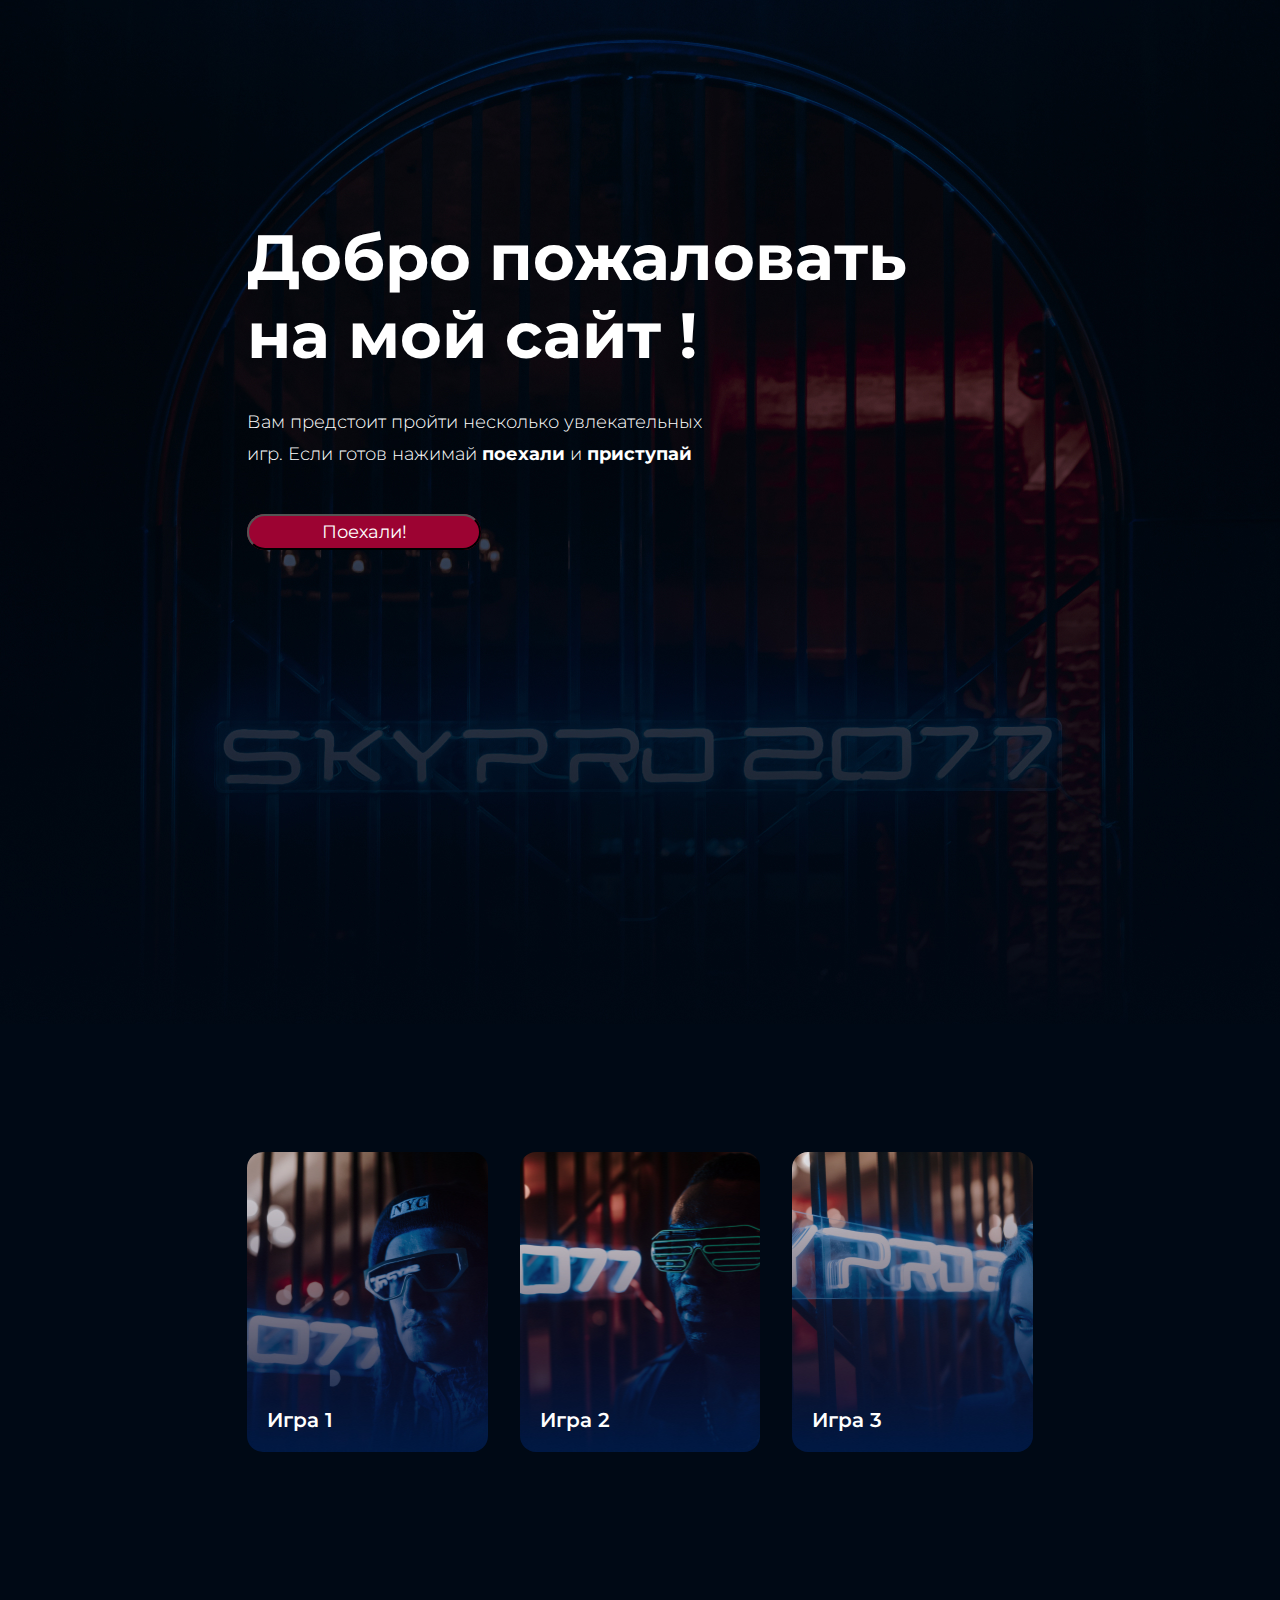
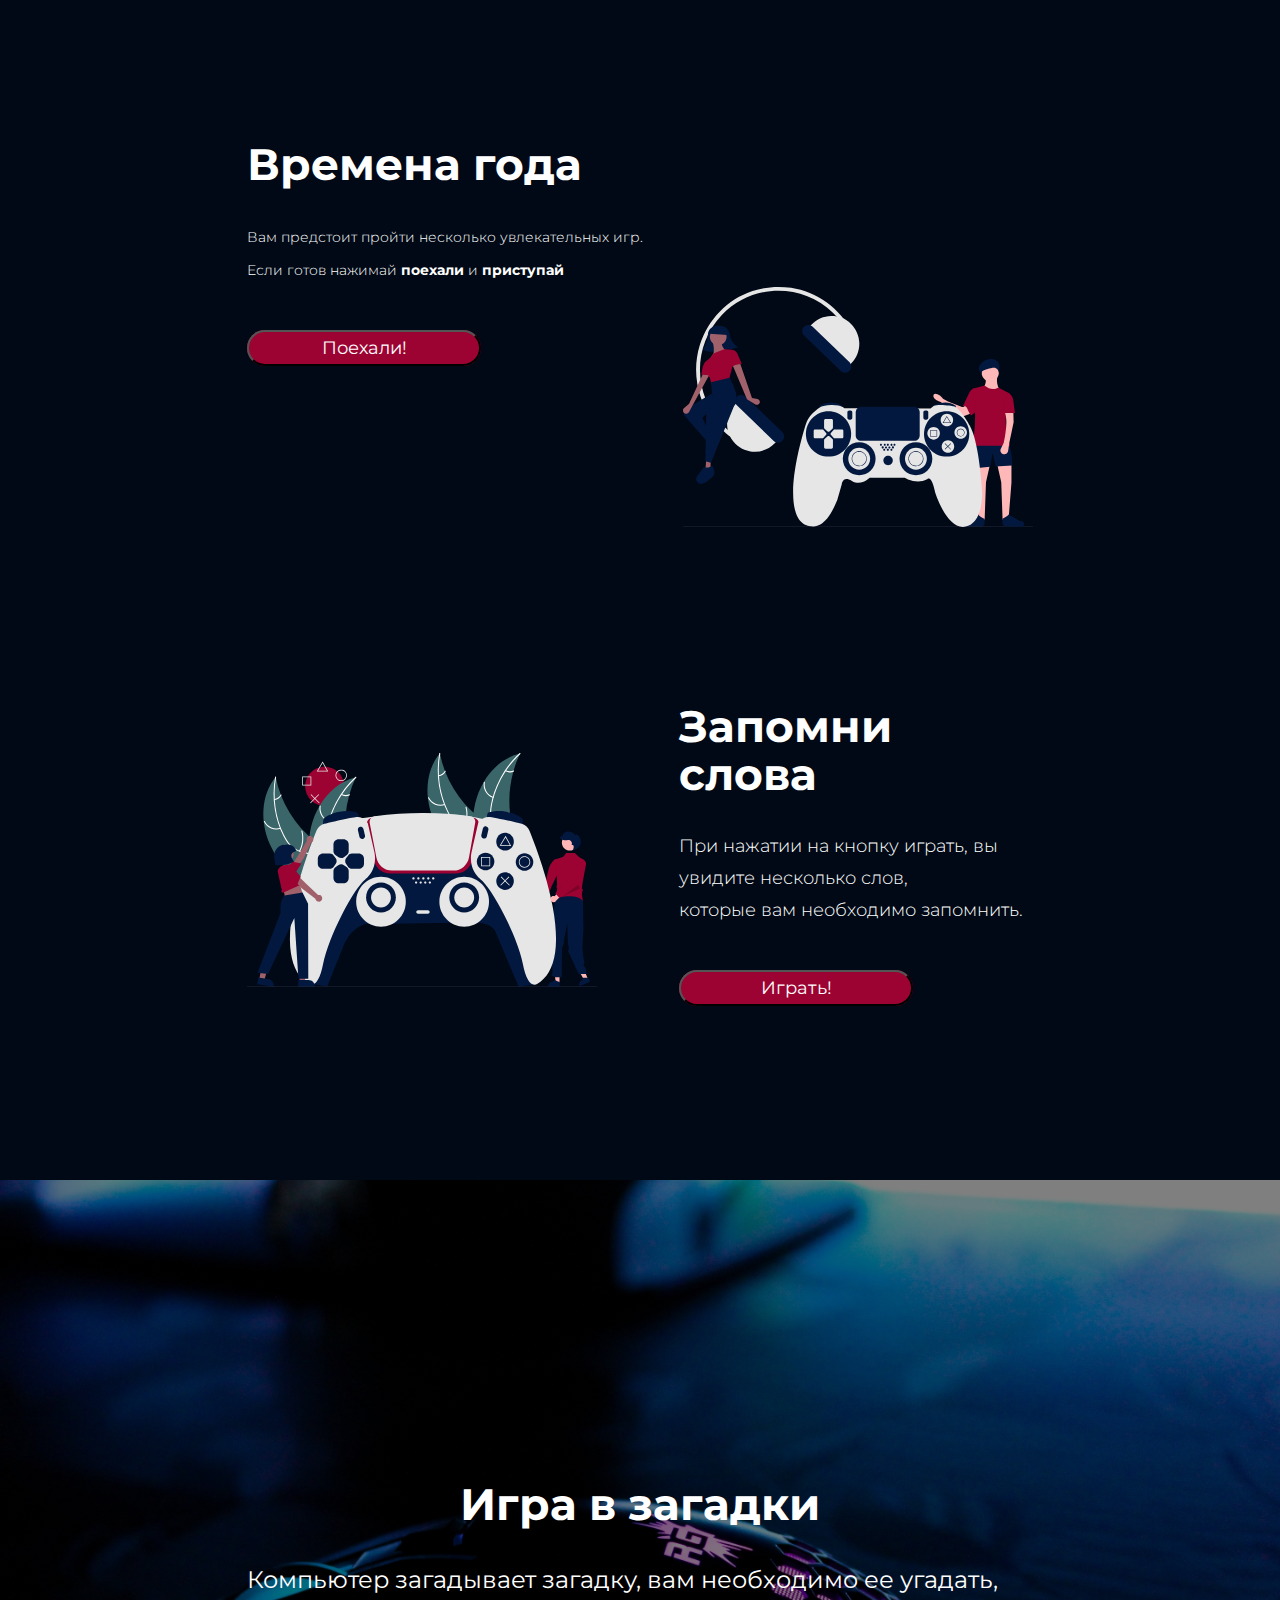
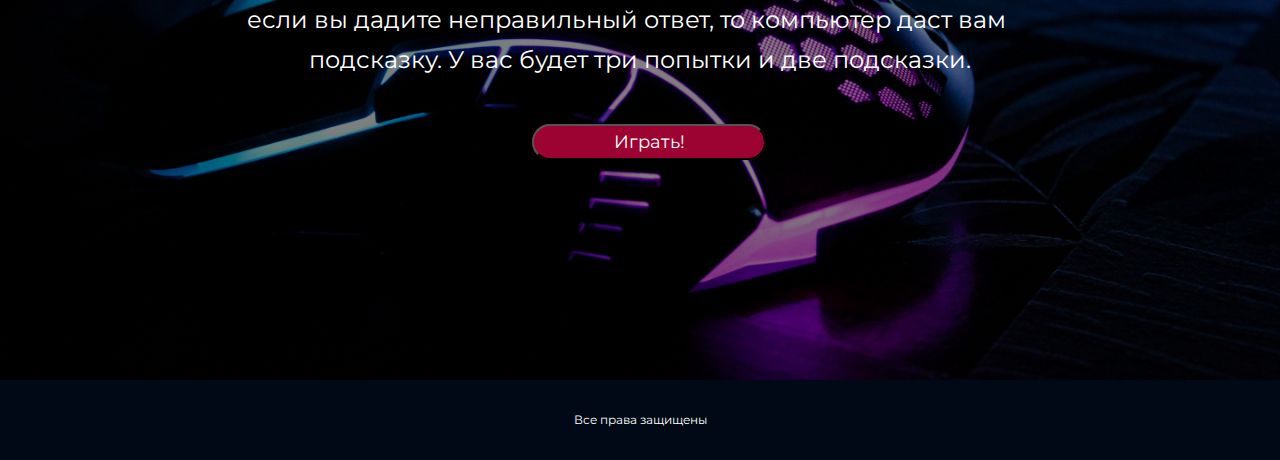
<file: index.html>
<!DOCTYPE html>
<html lang="en">

<head>
    <meta charset="UTF-8">
    <meta name="viewport" content="width=device-width, initial-scale=1.0">
    <title>Homework1</title>
    <link rel="stylesheet" href="style.css">
    <link rel="preconnect" href="https://fonts.googleapis.com">
    <link rel="preconnect" href="https://fonts.gstatic.com" crossorigin>
    <link href="https://fonts.googleapis.com/css2?family=Montserrat:wght@400;500;600;700&display=swap" rel="stylesheet">
</head>

<body>
    <div class="header">
        <div class="heading center">
            <div class="heading__header center">
                <span class="heading__main-title">Добро пожаловать на мой сайт !</span>
                <span class="heading__description">Вам предстоит пройти несколько увлекательных <br> игр. Если готов
                    нажимай <span class="big-text">поехали</span> и
                    <span class="big-text">приступай</span></span>
                <div class="heading__menu_mobile">
                    <span class="heading__description-mob">Вам предстоит пройти несколько<br>увлекательных игр. Если
                        готов<br>
                        нажимай <b>поехали</b> и
                        <b>приступай</b></span>
                </div>
                <div class="heading__link">
                    <button class="heading__link-start">Поехали!</button>
                </div>
            </div>
        </div>
    </div>
    <section class="choice">
        <div class="select-game center">
            <a class="select-game__choice1" href="#">Игра 1</a>
            <a class="select-game__choice2" href="#">Игра 2</a>
            <a class="select-game__choice3" href="#">Игра 3</a>
        </div>
    </section>
    <div class="seasons center">
        <div class="seasons__description-seasons">
            <h2 class="seasons__caption">Времена года</h2>
            <span class="seasons__heading__description">Вам предстоит пройти несколько увлекательных игр.<br> Если
                готов
                нажимай <span class="big-text">поехали</span> и
                <span class="big-text">приступай</span></span>
            <span class="seasons__heading__desc-mob">Нажмите кнопку играть, введите номер<br>месяца (от 1 до 12) и
                вы узнаете к какому<br>времени года он относится</span>
            <div class="heading__link">
                <button class="heading__link-start" onclick="guessSeason()">Поехали!</button>
            </div>
        </div>
        <div class="seasons__image">
            <svg class="parametres-tablet" width="485" height="334" viewBox="0 0 485 334" fill="none"
                xmlns="http://www.w3.org/2000/svg">
                <g clip-path="url(#clip0_2203_44)">
                    <path
                        d="M416.377 139.54C423.062 146.577 430.52 147.7 438.752 142.909C435.298 137.353 434.475 131.309 435.396 124.942H419.36C420.071 130.537 419.88 135.746 416.377 139.54Z"
                        fill="#FFB8B8" />
                    <path
                        d="M442.854 323.699L451.431 319.208L455.16 271.671V246.592L435.396 246.218L440.989 271.297L442.854 323.699Z"
                        fill="#FFB8B8" />
                    <path
                        d="M417.992 323.699L409.415 319.208L405.686 271.671V246.592L425.45 246.218L419.856 271.297L417.992 323.699Z"
                        fill="#FFB8B8" />
                    <path
                        d="M404.817 251.832L425.7 249.961L429.056 230.871L433.158 249.587L455.906 248.089C456.403 238.994 455.141 229.634 452.177 220.016L402.206 218.893L404.817 251.832Z"
                        fill="#03183F" />
                    <path
                        d="M383.111 180.14L357.991 160.724C357.73 160.523 357.443 160.358 357.138 160.233L353.487 158.742C350.555 157.545 344.969 153.561 347.693 149.46C349.89 146.153 358.297 152.077 359.331 154.271C359.658 154.962 360.194 155.531 360.863 155.898L365.968 158.706C366.092 158.774 366.22 158.835 366.351 158.888L385.787 166.795C386.326 167.015 386.909 167.102 387.488 167.049C388.067 166.997 388.625 166.806 389.116 166.494L392.639 164.251C393.141 163.932 393.712 163.74 394.304 163.693C394.896 163.645 395.49 163.743 396.036 163.978C396.581 164.213 397.062 164.577 397.435 165.041C397.809 165.504 398.065 166.051 398.18 166.636L399.344 172.535C399.512 173.385 399.375 174.266 398.957 175.024C398.539 175.781 397.868 176.366 397.062 176.675L386.641 180.661C386.058 180.885 385.427 180.954 384.808 180.863C384.19 180.772 383.606 180.523 383.111 180.14Z"
                        fill="#FFB8B8" />
                    <path
                        d="M387.777 165.994C394.732 164.122 394.002 173.875 399.308 178.67L409.741 170.403L403.698 141.037C402.077 141.502 400.585 142.339 399.342 143.482C398.098 144.625 397.137 146.043 396.533 147.623L387.777 165.994Z"
                        fill="#9C0332" />
                    <path
                        d="M400.715 220.765H453.296C444.786 197.747 445.615 174.074 452.86 149.95C452.982 149.549 452.961 149.118 452.8 148.732C452.639 148.346 452.349 148.028 451.98 147.833L436.888 139.915C430.963 143.784 424.596 142.595 417.869 137.294L401.46 141.786C405.927 168.713 406.054 195.087 400.715 220.765Z"
                        fill="#9C0332" />
                    <path
                        d="M413.862 332.491L391.95 333.423C390.996 333.464 390.06 333.149 389.324 332.539C388.587 331.928 388.102 331.066 387.96 330.118C387.818 329.161 388.036 328.184 388.574 327.381C389.111 326.577 389.928 326.003 390.865 325.773L394.582 324.858L409.19 316.36C411.354 318.609 414.334 320.511 417.977 322.131L418.02 328.106C418.028 329.235 417.599 330.323 416.824 331.141C416.048 331.959 414.986 332.443 413.862 332.491Z"
                        fill="#03183F" />
                    <path d="M484.783 333.5H0.176254V332.298H485L484.783 333.5Z" fill="#3F3D56" fill-opacity="0.4" />
                    <path
                        d="M446.801 332.157L468.714 333.089C469.668 333.13 470.604 332.815 471.34 332.204C472.077 331.594 472.562 330.732 472.704 329.784C472.846 328.827 472.628 327.85 472.09 327.047C471.553 326.243 470.736 325.669 469.799 325.439L466.082 324.524L451.474 316.026C449.31 318.275 446.33 320.177 442.687 321.797L442.644 327.772C442.636 328.901 443.065 329.989 443.84 330.807C444.616 331.625 445.677 332.109 446.801 332.157Z"
                        fill="#03183F" />
                    <path
                        d="M425.7 131.68C432.291 131.68 437.633 126.317 437.633 119.702C437.633 113.087 432.291 107.724 425.7 107.724C419.109 107.724 413.767 113.087 413.767 119.702C413.767 126.317 419.109 131.68 425.7 131.68Z"
                        fill="#FFB8B8" />
                    <path
                        d="M444.346 217.022L440.403 224.716C440.056 225.395 439.855 226.14 439.814 226.903C439.774 227.665 439.895 228.428 440.169 229.14C440.443 229.852 440.864 230.498 441.404 231.036C441.945 231.573 442.592 231.989 443.305 232.257C444.058 232.541 444.866 232.652 445.668 232.581C446.47 232.511 447.246 232.261 447.939 231.85C448.633 231.438 449.225 230.877 449.674 230.206C450.122 229.535 450.416 228.771 450.532 227.972L452.177 216.648L458.144 188.2L457.771 173.977H445.838C449.908 184.556 447.889 200.16 444.346 217.022Z"
                        fill="#FFB8B8" />
                    <path
                        d="M443.973 175.474H460.008L457.681 157.822C457.365 155.428 456.457 153.152 455.04 151.201C453.622 149.25 451.741 147.686 449.567 146.652L443.973 175.474Z"
                        fill="#9C0332" />
                    <path
                        d="M438.387 113.104C438.625 111.504 438.525 109.872 438.093 108.313C437.661 106.755 436.906 105.305 435.879 104.058C433.843 101.64 430.43 99.6609 424.768 100.595C412.415 102.632 408.853 112.954 410.063 115.55C411.273 118.146 414.983 124.164 414.983 124.164C414.983 124.164 412.26 118.207 415.215 116.994C418.17 115.782 429.605 111.005 433.597 113.157C434.726 113.726 435.686 114.586 436.377 115.649C437.068 116.711 437.466 117.939 437.531 119.206L438.387 113.104Z"
                        fill="#03183F" />
                    <path
                        d="M234.139 63.2548L229.341 65.6983C223.815 54.776 216.493 44.867 207.685 36.3878C164.426 -5.35464 95.3993 -3.98991 53.812 39.43C12.2248 82.8499 13.5844 152.134 56.8429 193.877C65.0762 201.838 74.5085 208.445 84.7924 213.457L82.4453 218.316C66.1449 210.372 51.9618 198.649 41.0677 184.115C30.1737 169.581 22.8815 152.653 19.7936 134.731C16.7058 116.809 17.9109 98.4071 23.3094 81.045C28.708 63.6829 38.145 47.8594 50.8407 34.8818C63.5364 21.9042 79.1264 12.1451 96.3226 6.41078C113.519 0.676456 131.828 -0.868477 149.736 1.90363C167.645 4.67573 184.64 11.6853 199.316 22.3532C213.992 33.0211 225.928 47.041 234.139 63.2548Z"
                        fill="#E6E6E6" />
                    <path
                        d="M71.8174 163.721C64.7602 171.089 60.9081 180.97 61.1087 191.189C61.3092 201.407 65.5459 211.128 72.8867 218.211C80.2275 225.295 90.0711 229.161 100.252 228.96C110.433 228.759 120.117 224.506 127.174 217.138L133.784 210.237L78.4273 156.82L71.8174 163.721Z"
                        fill="#E6E6E6" />
                    <path
                        d="M74.7183 152.9C73.1474 154.544 72.2903 156.746 72.335 159.024C72.3797 161.301 73.3225 163.467 74.9566 165.048L125.73 214.042C127.366 215.621 129.561 216.483 131.831 216.438C134.1 216.393 136.259 215.445 137.832 213.802C139.406 212.16 140.264 209.957 140.22 207.679C140.175 205.401 139.23 203.234 137.594 201.655L86.8206 152.661C85.1829 151.084 82.989 150.224 80.7201 150.269C78.4513 150.314 76.2928 151.26 74.7183 152.9Z"
                        fill="#03183F" />
                    <path
                        d="M227.001 112.912L233.611 106.011C240.668 98.6427 244.52 88.7624 244.32 78.5435C244.119 68.3246 239.883 58.6042 232.542 51.5206C228.907 48.0132 224.619 45.2588 219.924 43.4145C215.229 41.5703 210.218 40.6723 205.176 40.772C194.996 40.9733 185.311 45.2258 178.254 52.5939L171.644 59.4952L227.001 112.912Z"
                        fill="#E6E6E6" />
                    <path
                        d="M167.596 55.9295C166.025 57.5734 165.168 59.7755 165.213 62.0528C165.258 64.3301 166.2 66.4966 167.835 68.0771L218.608 117.071C220.245 118.648 222.439 119.509 224.707 119.463C226.976 119.417 229.133 118.469 230.706 116.827C232.278 115.186 233.137 112.984 233.093 110.707C233.049 108.43 232.106 106.264 230.472 104.684L179.699 55.6903C178.061 54.1135 175.867 53.2533 173.598 53.2981C171.329 53.343 169.171 54.2893 167.596 55.9295Z"
                        fill="#03183F" />
                    <path
                        d="M189.014 169.153V165.173C189.014 165.173 206.32 155.402 220.381 165.173V168.791L189.014 169.153Z"
                        fill="#03183F" />
                    <path
                        d="M346.569 169.153V165.173C346.569 165.173 363.875 155.402 377.936 165.173V168.791L346.569 169.153Z"
                        fill="#03183F" />
                    <path
                        d="M240.932 168.792H223.986C223.986 168.792 219.66 163.725 205.239 164.087C190.817 164.449 187.933 168.792 187.933 168.792C187.933 168.792 173.692 178.381 170.447 190.324C170.447 190.324 152.961 242.977 152.6 284.232C152.24 325.487 168.103 331.277 176.396 332.362C184.688 333.448 199.47 332.001 213.891 295.45L220.021 274.099C220.021 274.099 221.102 261.433 234.082 269.395C247.061 277.356 258.598 265.052 258.598 265.052H307.271C307.271 265.052 323.495 275.185 338.277 267.224C338.277 267.224 344.045 259.624 349.453 285.318C349.453 285.318 366.038 338.153 391.636 332.724C417.234 327.296 414.35 283.146 414.35 283.146C414.35 283.146 410.925 215.655 396.864 191.771C396.864 191.771 383.344 166.982 374.33 165.896C374.33 165.896 354.861 162.278 347.29 165.535L342.964 169.153L240.932 168.792Z"
                        fill="#E6E6E6" />
                    <path
                        d="M201.633 235.74C218.957 235.74 233 221.644 233 204.256C233 186.868 218.957 172.772 201.633 172.772C184.31 172.772 170.266 186.868 170.266 204.256C170.266 221.644 184.31 235.74 201.633 235.74Z"
                        fill="#03183F" />
                    <path
                        d="M365.317 235.74C382.64 235.74 396.684 221.644 396.684 204.256C396.684 186.868 382.64 172.772 365.317 172.772C347.994 172.772 333.95 186.868 333.95 204.256C333.95 221.644 347.994 235.74 365.317 235.74Z"
                        fill="#03183F" />
                    <path
                        d="M207.099 197.235L202.917 200.948C202.563 201.261 202.107 201.434 201.635 201.434C201.163 201.434 200.707 201.261 200.353 200.948L196.164 197.235C195.959 197.054 195.795 196.832 195.682 196.582C195.568 196.333 195.509 196.062 195.508 195.788V185.572C195.509 185.056 195.713 184.562 196.077 184.198C196.441 183.833 196.934 183.629 197.447 183.629H205.83C206.343 183.628 206.836 183.832 207.2 184.195C207.564 184.559 207.769 185.053 207.77 185.568V195.781C207.767 196.057 207.706 196.33 207.591 196.581C207.475 196.832 207.307 197.055 207.099 197.235Z"
                        fill="#E6E6E6" />
                    <path
                        d="M207.099 211.273L202.917 207.564C202.563 207.251 202.107 207.078 201.635 207.078C201.163 207.078 200.707 207.251 200.353 207.564L196.164 211.277C195.959 211.458 195.795 211.68 195.682 211.93C195.568 212.179 195.509 212.45 195.508 212.724V222.929C195.507 223.445 195.71 223.939 196.072 224.304C196.435 224.669 196.927 224.875 197.44 224.876H205.83C206.343 224.877 206.836 224.673 207.2 224.309C207.564 223.946 207.769 223.452 207.77 222.936V212.728C207.767 212.451 207.706 212.179 207.591 211.928C207.475 211.677 207.307 211.454 207.099 211.273Z"
                        fill="#E6E6E6" />
                    <path
                        d="M194.642 209.749L198.341 205.544C198.653 205.189 198.825 204.731 198.825 204.258C198.825 203.784 198.653 203.327 198.341 202.971L194.642 198.766C194.462 198.561 194.24 198.396 193.991 198.282C193.743 198.169 193.473 198.109 193.2 198.108H183.033C182.519 198.109 182.027 198.314 181.664 198.679C181.301 199.044 181.097 199.539 181.097 200.055V208.468C181.096 208.984 181.299 209.478 181.661 209.843C182.024 210.209 182.516 210.414 183.029 210.415H193.204C193.477 210.412 193.746 210.351 193.994 210.237C194.242 210.122 194.463 209.956 194.642 209.749Z"
                        fill="#E6E6E6" />
                    <path
                        d="M208.628 209.749L204.936 205.541C204.623 205.186 204.451 204.728 204.451 204.254C204.451 203.78 204.623 203.323 204.936 202.968L208.635 198.763C208.815 198.557 209.037 198.392 209.286 198.278C209.534 198.165 209.804 198.106 210.077 198.104H220.244C220.758 198.103 221.25 198.307 221.614 198.671C221.978 199.034 222.183 199.528 222.184 200.044V208.465C222.185 208.98 221.982 209.475 221.619 209.84C221.257 210.205 220.765 210.411 220.251 210.412H210.081C209.805 210.411 209.534 210.352 209.283 210.238C209.032 210.124 208.809 209.957 208.628 209.749Z"
                        fill="#E6E6E6" />
                    <path
                        d="M244.177 261.433C256.721 261.433 266.89 251.226 266.89 238.635C266.89 226.044 256.721 215.836 244.177 215.836C231.632 215.836 221.463 226.044 221.463 238.635C221.463 251.226 231.632 261.433 244.177 261.433Z"
                        fill="#03183F" />
                    <path
                        d="M322.774 261.433C335.318 261.433 345.488 251.226 345.488 238.635C345.488 226.044 335.318 215.836 322.774 215.836C310.229 215.836 300.06 226.044 300.06 238.635C300.06 251.226 310.229 261.433 322.774 261.433Z"
                        fill="#03183F" />
                    <path
                        d="M244.177 253.834C252.54 253.834 259.319 247.029 259.319 238.635C259.319 230.241 252.54 223.436 244.177 223.436C235.814 223.436 229.034 230.241 229.034 238.635C229.034 247.029 235.814 253.834 244.177 253.834Z"
                        fill="#E6E6E6" />
                    <path
                        d="M244.177 249.129C242.109 249.129 240.087 248.514 238.368 247.361C236.648 246.208 235.308 244.569 234.517 242.651C233.726 240.733 233.519 238.623 233.922 236.587C234.325 234.552 235.321 232.682 236.783 231.214C238.246 229.746 240.109 228.747 242.137 228.342C244.165 227.937 246.267 228.145 248.178 228.939C250.088 229.733 251.721 231.078 252.87 232.804C254.019 234.53 254.632 236.559 254.632 238.635C254.629 241.417 253.526 244.085 251.566 246.052C249.606 248.02 246.949 249.126 244.177 249.129ZM244.177 228.864C242.251 228.864 240.369 229.437 238.768 230.511C237.168 231.584 235.92 233.11 235.183 234.896C234.446 236.681 234.254 238.646 234.629 240.541C235.005 242.436 235.932 244.177 237.293 245.544C238.655 246.91 240.389 247.841 242.278 248.218C244.166 248.595 246.123 248.401 247.902 247.662C249.681 246.922 251.201 245.67 252.271 244.063C253.34 242.456 253.911 240.567 253.911 238.635C253.908 236.044 252.882 233.561 251.057 231.729C249.232 229.897 246.757 228.867 244.177 228.864Z"
                        fill="#03183F" />
                    <path
                        d="M322.774 253.834C331.137 253.834 337.916 247.029 337.916 238.635C337.916 230.241 331.137 223.436 322.774 223.436C314.411 223.436 307.631 230.241 307.631 238.635C307.631 247.029 314.411 253.834 322.774 253.834Z"
                        fill="#E6E6E6" />
                    <path
                        d="M322.774 249.129C320.706 249.129 318.684 248.514 316.965 247.361C315.246 246.208 313.905 244.569 313.114 242.651C312.323 240.733 312.116 238.623 312.519 236.587C312.923 234.552 313.918 232.682 315.381 231.214C316.843 229.746 318.706 228.747 320.734 228.342C322.762 227.937 324.864 228.145 326.775 228.939C328.685 229.733 330.318 231.078 331.467 232.804C332.616 234.53 333.229 236.559 333.229 238.635C333.226 241.417 332.124 244.085 330.163 246.052C328.203 248.019 325.546 249.126 322.774 249.129ZM322.774 228.864C320.848 228.864 318.966 229.437 317.366 230.511C315.765 231.584 314.517 233.11 313.78 234.896C313.043 236.681 312.851 238.646 313.226 240.541C313.602 242.436 314.529 244.177 315.89 245.544C317.252 246.91 318.986 247.841 320.875 248.218C322.763 248.595 324.72 248.401 326.499 247.662C328.278 246.922 329.798 245.67 330.868 244.063C331.937 242.456 332.508 240.567 332.508 238.635C332.505 236.044 331.479 233.561 329.654 231.729C327.829 229.897 325.355 228.867 322.774 228.864Z"
                        fill="#03183F" />
                    <path
                        d="M284.196 247.682C287.78 247.682 290.686 244.765 290.686 241.168C290.686 237.57 287.78 234.654 284.196 234.654C280.612 234.654 277.707 237.57 277.707 241.168C277.707 244.765 280.612 247.682 284.196 247.682Z"
                        fill="#03183F" />
                    <path
                        d="M274.278 220.848C275.06 220.848 275.695 220.212 275.695 219.426C275.695 218.641 275.06 218.004 274.278 218.004C273.495 218.004 272.861 218.641 272.861 219.426C272.861 220.212 273.495 220.848 274.278 220.848Z"
                        fill="#03183F" />
                    <path
                        d="M279.585 220.848C280.367 220.848 281.002 220.212 281.002 219.426C281.002 218.641 280.367 218.004 279.585 218.004C278.802 218.004 278.168 218.641 278.168 219.426C278.168 220.212 278.802 220.848 279.585 220.848Z"
                        fill="#03183F" />
                    <path
                        d="M278.878 227.597C279.661 227.597 280.295 226.961 280.295 226.175C280.295 225.39 279.661 224.753 278.878 224.753C278.096 224.753 277.461 225.39 277.461 226.175C277.461 226.961 278.096 227.597 278.878 227.597Z"
                        fill="#03183F" />
                    <path
                        d="M283.836 227.778C284.632 227.778 285.278 227.13 285.278 226.331C285.278 225.531 284.632 224.883 283.836 224.883C283.039 224.883 282.394 225.531 282.394 226.331C282.394 227.13 283.039 227.778 283.836 227.778Z"
                        fill="#03183F" />
                    <path
                        d="M288.786 227.597C289.568 227.597 290.203 226.961 290.203 226.175C290.203 225.39 289.568 224.753 288.786 224.753C288.003 224.753 287.369 225.39 287.369 226.175C287.369 226.961 288.003 227.597 288.786 227.597Z"
                        fill="#03183F" />
                    <path
                        d="M276.755 224.402C277.537 224.402 278.172 223.765 278.172 222.98C278.172 222.194 277.537 221.558 276.755 221.558C275.972 221.558 275.338 222.194 275.338 222.98C275.338 223.765 275.972 224.402 276.755 224.402Z"
                        fill="#03183F" />
                    <path
                        d="M281.312 224.521C282.108 224.521 282.754 223.873 282.754 223.074C282.754 222.274 282.108 221.626 281.312 221.626C280.515 221.626 279.87 222.274 279.87 223.074C279.87 223.873 280.515 224.521 281.312 224.521Z"
                        fill="#03183F" />
                    <path
                        d="M285.999 224.521C286.795 224.521 287.441 223.873 287.441 223.074C287.441 222.274 286.795 221.626 285.999 221.626C285.202 221.626 284.557 222.274 284.557 223.074C284.557 223.873 285.202 224.521 285.999 224.521Z"
                        fill="#03183F" />
                    <path
                        d="M290.909 224.402C291.692 224.402 292.326 223.765 292.326 222.98C292.326 222.194 291.692 221.558 290.909 221.558C290.127 221.558 289.493 222.194 289.493 222.98C289.493 223.765 290.127 224.402 290.909 224.402Z"
                        fill="#03183F" />
                    <path
                        d="M283.836 220.903C284.632 220.903 285.278 220.254 285.278 219.455C285.278 218.656 284.632 218.008 283.836 218.008C283.039 218.008 282.394 218.656 282.394 219.455C282.394 220.254 283.039 220.903 283.836 220.903Z"
                        fill="#03183F" />
                    <path
                        d="M288.883 220.903C289.68 220.903 290.325 220.254 290.325 219.455C290.325 218.656 289.68 218.008 288.883 218.008C288.087 218.008 287.441 218.656 287.441 219.455C287.441 220.254 288.087 220.903 288.883 220.903Z"
                        fill="#03183F" />
                    <path
                        d="M293.033 220.848C293.815 220.848 294.45 220.212 294.45 219.426C294.45 218.641 293.815 218.004 293.033 218.004C292.25 218.004 291.616 218.641 291.616 219.426C291.616 220.212 292.25 220.848 293.033 220.848Z"
                        fill="#03183F" />
                    <path
                        d="M230.296 171.876C229.629 171.877 228.99 172.143 228.518 172.616C228.046 173.089 227.781 173.731 227.78 174.401V182C227.781 182.67 228.046 183.312 228.518 183.785C228.99 184.258 229.629 184.524 230.296 184.525H232.099C232.765 184.524 233.405 184.258 233.876 183.785C234.348 183.312 234.613 182.67 234.614 182V174.401C234.613 173.731 234.348 173.089 233.876 172.616C233.405 172.143 232.765 171.877 232.099 171.876H230.296Z"
                        fill="#03183F" />
                    <path
                        d="M335.573 171.876C334.906 171.876 334.266 172.143 333.795 172.616C333.323 173.089 333.058 173.731 333.057 174.401V182C333.058 182.67 333.323 183.312 333.795 183.785C334.266 184.258 334.906 184.524 335.573 184.525H337.375C338.042 184.524 338.682 184.258 339.153 183.785C339.625 183.312 339.89 182.67 339.891 182V174.401C339.89 173.731 339.625 173.089 339.153 172.616C338.682 172.143 338.042 171.876 337.375 171.876H335.573Z"
                        fill="#03183F" />
                    <path
                        d="M365.678 193.761C370.457 193.761 374.331 189.873 374.331 185.076C374.331 180.279 370.457 176.391 365.678 176.391C360.899 176.391 357.025 180.279 357.025 185.076C357.025 189.873 360.899 193.761 365.678 193.761Z"
                        fill="#E6E6E6" />
                    <path
                        d="M347.29 212.217C352.069 212.217 355.943 208.329 355.943 203.532C355.943 198.736 352.069 194.847 347.29 194.847C342.511 194.847 338.637 198.736 338.637 203.532C338.637 208.329 342.511 212.217 347.29 212.217Z"
                        fill="#E6E6E6" />
                    <path
                        d="M384.786 211.132C389.565 211.132 393.439 207.243 393.439 202.447C393.439 197.65 389.565 193.761 384.786 193.761C380.007 193.761 376.133 197.65 376.133 202.447C376.133 207.243 380.007 211.132 384.786 211.132Z"
                        fill="#E6E6E6" />
                    <path
                        d="M367.12 230.312C371.899 230.312 375.773 226.423 375.773 221.626C375.773 216.83 371.899 212.941 367.12 212.941C362.341 212.941 358.467 216.83 358.467 221.626C358.467 226.423 362.341 230.312 367.12 230.312Z"
                        fill="#E6E6E6" />
                    <path
                        d="M246.61 166.809C244.677 166.812 242.823 167.584 241.456 168.956C240.089 170.328 239.32 172.189 239.318 174.129V206.518C239.32 208.458 240.089 210.319 241.456 211.691C242.823 213.063 244.677 213.835 246.61 213.838H320.7C322.634 213.835 324.487 213.063 325.855 211.691C327.222 210.319 327.991 208.458 327.993 206.518V174.129C327.991 172.189 327.222 170.328 325.855 168.956C324.487 167.584 322.634 166.812 320.7 166.809H246.61Z"
                        fill="#03183F" />
                    <path
                        d="M371.556 189.057H359.822L365.487 179.31L371.556 189.057ZM361.078 188.333H370.255L365.508 180.71L361.078 188.333Z"
                        fill="#03183F" />
                    <path
                        d="M352.158 207.875H342.423V199.19H352.158V207.875ZM343.144 207.151H351.437V199.913H343.144V207.151Z"
                        fill="#03183F" />
                    <path
                        d="M384.786 207.875C383.717 207.875 382.671 207.556 381.782 206.96C380.892 206.363 380.199 205.516 379.79 204.524C379.38 203.532 379.273 202.441 379.482 201.388C379.691 200.335 380.206 199.367 380.962 198.608C381.718 197.849 382.682 197.332 383.731 197.123C384.78 196.913 385.868 197.021 386.856 197.431C387.844 197.842 388.689 198.538 389.283 199.431C389.877 200.323 390.194 201.373 390.194 202.446C390.193 203.886 389.622 205.265 388.609 206.283C387.595 207.301 386.22 207.873 384.786 207.875ZM384.786 197.742C383.859 197.742 382.953 198.018 382.182 198.535C381.411 199.052 380.811 199.787 380.456 200.646C380.101 201.506 380.008 202.452 380.189 203.364C380.37 204.277 380.816 205.115 381.472 205.773C382.127 206.431 382.963 206.879 383.872 207.061C384.781 207.242 385.723 207.149 386.58 206.793C387.436 206.437 388.168 205.834 388.683 205.06C389.198 204.286 389.473 203.377 389.473 202.446C389.472 201.199 388.978 200.003 388.099 199.121C387.22 198.24 386.029 197.743 384.786 197.742Z"
                        fill="#03183F" />
                    <path d="M363.229 217.299L362.719 217.811L370.831 225.953L371.341 225.442L363.229 217.299Z"
                        fill="#03183F" />
                    <path d="M371.016 217.293L362.725 225.256L363.223 225.779L371.515 217.816L371.016 217.293Z"
                        fill="#03183F" />
                    <path
                        d="M76.6379 84.1163C56.9526 89.5636 35.3964 93.6643 27.6724 87.3026C31.9013 80.2361 34.3405 73.2711 34.5474 66.4326C34.594 63.3037 35.8566 60.3168 38.0659 58.1089C39.5285 56.6906 41.2939 55.6256 43.2281 54.9947C45.1622 54.3639 47.2141 54.1838 49.228 54.4682L54.3368 55.1878C54.5088 55.212 54.6799 55.2395 54.8501 55.2703C57.3022 55.7366 59.5473 56.962 61.2702 58.7744C62.9931 60.5868 64.1073 62.8953 64.4564 65.3758C65.5327 72.791 69.1522 79.2105 76.6379 84.1163Z"
                        fill="#03183F" />
                    <path
                        d="M95.6268 154.467L103.28 156.051C103.864 156.171 104.415 156.422 104.891 156.783C105.367 157.144 105.757 157.607 106.033 158.138C106.309 158.669 106.463 159.256 106.485 159.854C106.507 160.453 106.395 161.049 106.159 161.599C105.931 162.131 105.591 162.607 105.163 162.995C104.736 163.383 104.229 163.674 103.68 163.849C103.13 164.023 102.549 164.077 101.976 164.006C101.404 163.935 100.853 163.742 100.362 163.439L88.6559 156.212L68.7724 109.295L79.071 106.305L95.6268 154.467Z"
                        fill="#A0616A" />
                    <path d="M41.1101 216.03L35.3156 217.722L30.9294 208.629L35.3897 206.296L41.1101 216.03Z"
                        fill="#A0616A" />
                    <path d="M38.1659 254.987L31.0562 253.097L32.1692 240.837L38.2878 241.215L38.1659 254.987Z"
                        fill="#A0616A" />
                    <path
                        d="M38.9074 207.531L31.3772 212.505L2.41556 179.623C1.78735 178.91 1.32345 178.067 1.05686 177.153C0.790277 176.239 0.72756 175.278 0.873163 174.337C1.01877 173.397 1.36911 172.5 1.89929 171.71C2.42946 170.921 3.12643 170.259 3.94061 169.77L40.0197 148.132L45.5457 164.065L26.7592 181.76L38.9074 207.531Z"
                        fill="#03183F" />
                    <path
                        d="M45.2488 224.743C45.23 224.767 45.2111 224.792 45.1921 224.817C44.7108 227.645 43.8656 230.225 41.9779 232.093C41.4183 233.359 40.4134 234.375 39.1552 234.945C37.8969 235.516 36.4734 235.601 35.1565 235.185C33.9146 234.792 32.8471 233.979 32.1366 232.884C31.4261 231.788 31.1168 230.479 31.2615 229.181L32.6686 216.557C36.044 215.778 38.6183 213.851 39.9213 210.103L43.2017 212.345C44.1725 213.004 44.9994 213.854 45.6321 214.843C46.2647 215.833 46.6898 216.942 46.8814 218.102C47.0729 219.262 47.027 220.449 46.7463 221.591C46.4656 222.733 45.9561 223.805 45.2488 224.743Z"
                        fill="#03183F" />
                    <path
                        d="M48.8186 81.4129C55.2196 81.4129 60.4087 76.2045 60.4087 69.7796C60.4087 63.3547 55.2196 58.1463 48.8186 58.1463C42.4176 58.1463 37.2286 63.3547 37.2286 69.7796C37.2286 76.2045 42.4176 81.4129 48.8186 81.4129Z"
                        fill="#A0616A" />
                    <path
                        d="M58.8556 88.3765L40.584 103.565L39.1609 97.3133L42.3501 92.4337C43.2352 87.6462 42.6638 82.3669 41.1429 76.767L53.0639 76.7779C53.5785 81.3033 55.3338 85.2511 58.8556 88.3765Z"
                        fill="#A0616A" />
                    <path
                        d="M63.9998 128.219L39.333 135.76L37.414 126.955C32.7913 120.725 30.7818 115.038 33.8061 110.399L32.2842 103.416C36.6499 99.9654 40.083 96.4354 41.9681 92.7727L57.1447 86.8204L68.3016 87.5094L71.5961 98.5912L63.9998 128.219Z"
                        fill="#9C0332" />
                    <path
                        d="M81.5239 107.544C76.2659 107.488 71.12 109.071 66.7958 112.074L68.3016 87.5094C69.83 87.7143 71.279 88.3151 72.5059 89.2526C73.7329 90.1901 74.6955 91.4321 75.2991 92.8564L81.5239 107.544Z"
                        fill="#9C0332" />
                    <path
                        d="M38.8302 244.149L31.001 242.215L32.1534 175.443L42.6665 163.887L40.3132 149.237L38.7904 132.826L64.4704 126.435C73.1504 142.254 78.3968 156.637 70.7386 165.621L38.8302 244.149Z"
                        fill="#03183F" />
                    <path
                        d="M37.032 266.694C36.9968 266.708 36.9617 266.722 36.9265 266.735C34.6531 269.385 32.1553 271.545 29.0149 272.305C27.6374 273.275 25.9523 273.701 24.2814 273.503C22.6105 273.305 21.0709 272.496 19.9564 271.231C18.9054 270.038 18.3001 268.515 18.244 266.923C18.1879 265.331 18.6845 263.77 19.6489 262.505L29.0222 250.211C33.0341 251.527 36.9283 251.139 40.6358 248.048L42.6568 252.459C43.2582 253.758 43.5894 255.167 43.6302 256.6C43.671 258.032 43.4206 259.458 42.8943 260.79C42.3679 262.123 41.5766 263.333 40.5687 264.348C39.5608 265.363 38.3574 266.162 37.032 266.694Z"
                        fill="#03183F" />
                    <path
                        d="M8.43183 162.498L1.55987 168.404C0.989616 168.894 0.551842 169.52 0.287144 170.226C0.0224452 170.931 -0.060616 171.692 0.0456582 172.437C0.151932 173.183 0.444105 173.89 0.895089 174.493C1.34607 175.095 1.94127 175.573 2.62552 175.884C3.65559 176.35 4.82377 176.407 5.8939 176.042C6.96403 175.677 7.85628 174.919 8.39029 173.919L13.3597 164.616L36.1491 122.872L27.578 121.255L8.43183 162.498Z"
                        fill="#A0616A" />
                    <path
                        d="M37.5223 124.045C33.0711 122.696 28.9015 121.902 25.6678 122.95C26.3457 114.531 27.7427 107.01 32.2842 103.416L38.7402 104.177L37.5223 124.045Z"
                        fill="#9C0332" />
                    <path
                        d="M61.7571 67.0821L36.9682 65.5511L37.2733 60.5749C45.9265 54.7183 54.1895 55.2286 62.0622 62.1058L61.7571 67.0821Z"
                        fill="#03183F" />
                </g>
                <defs>
                    <clipPath id="clip0_2203_44">
                        <rect width="485" height="333" fill="white" transform="translate(0 0.5)" />
                    </clipPath>
                </defs>
            </svg>

        </div>
    </div>
    <div class="remember center">
        <div class="remember__image-reverse">
            <svg class="parametres-tablet-remember" width="481" height="322" viewBox="0 0 481 322" fill="none"
                xmlns="http://www.w3.org/2000/svg">
                <g clip-path="url(#clip0_2203_119)">
                    <path d="M468.717 311.028L463.966 313.057L453.897 295.651L460.909 292.656L468.717 311.028Z"
                        fill="#FFB6B6" />
                    <path d="M429.462 315.535L424.299 315.535L421.842 295.564H429.463L429.462 315.535Z"
                        fill="#FFB6B6" />
                    <path
                        d="M429.644 320.937L413.766 320.936V320.735C413.766 319.091 414.417 317.515 415.576 316.353C416.735 315.191 418.307 314.538 419.946 314.538H419.946L422.847 312.331L428.258 314.538L429.644 314.538L429.644 320.937Z"
                        fill="#03183F" />
                    <path
                        d="M471.605 314.486L456.998 320.727L456.919 320.542C456.276 319.03 456.259 317.324 456.871 315.799C457.483 314.275 458.673 313.056 460.181 312.412L460.182 312.411L461.987 309.241L467.828 309.144L469.103 308.599L471.605 314.486Z"
                        fill="#03183F" />
                    <path
                        d="M424.397 197.34L416.55 245.255L418.685 252.395L415.883 257.452L419.998 301.862L418.328 305.55L422.995 308.436H432.493L432.997 268.231L435.343 262.328V259.075L440.119 234.559L440.998 262.602L442.388 268.514L441.221 272.724L442.745 275.673L455.813 303.809H466.463L465.639 297.446C467.547 296.477 462.774 293.646 462.316 291.551L463.884 288.013L462.316 281.33L460.878 268.272L462.394 240.707L461.681 203.588C458.105 198.781 454.138 195.073 449.222 194.035L424.397 197.34Z"
                        fill="#03183F" />
                    <path
                        d="M443.508 134.24C449.452 134.24 454.27 129.408 454.27 123.448C454.27 117.488 449.452 112.656 443.508 112.656C437.564 112.656 432.745 117.488 432.745 123.448C432.745 129.408 437.564 134.24 443.508 134.24Z"
                        fill="#FFB6B6" />
                    <path
                        d="M399.134 208.661C398.999 208.055 398.999 207.427 399.134 206.821C399.268 206.214 399.533 205.645 399.91 205.153C400.288 204.661 400.768 204.257 401.318 203.972C401.867 203.686 402.473 203.524 403.091 203.498L407.427 189.046L412.439 195.066L407.554 207.867C407.528 208.912 407.121 209.912 406.41 210.676C405.699 211.44 404.733 211.916 403.695 212.014C402.657 212.112 401.62 211.825 400.779 211.207C399.938 210.589 399.353 209.683 399.134 208.661Z"
                        fill="#FFB6B6" />
                    <path
                        d="M427.258 149.258L425.315 145.698L422.811 146.536C422.811 146.536 420.047 148.325 416.177 155.076C414.387 158.199 410.517 178.223 410.517 178.223L401.473 202.237L410.694 203.801L418.387 184.01L427.307 165.07L427.258 149.258Z"
                        fill="#9C0332" />
                    <path
                        d="M443.109 197.189C450.687 197.189 458.333 198.685 461.464 204.034C461.382 202.871 461.177 200.854 460.964 199.004L460.18 194.033L460.974 189.475L462.023 188.423L460.144 186.539L461.426 177.025L465.657 154.612C465.989 152.848 465.73 151.025 464.921 149.424C464.113 147.823 462.799 146.536 461.185 145.761L457.119 143.801L450.529 137.671L438.608 137.582L434.719 142.652L424.48 146.139L426.199 181.788L425.072 184.423C425.325 184.656 425.858 185.153 426.146 185.473C426.554 185.925 426.034 188.256 425.688 189.605L425.212 193.198L426.71 194.271L424.763 196.578L424.374 199.506C426.307 199.047 434.666 197.189 443.109 197.189Z"
                        fill="#9C0332" />
                    <path
                        d="M446.261 133.712C446.307 133.61 446.353 133.508 446.399 133.406C446.381 133.407 446.364 133.409 446.346 133.41L446.261 133.712Z"
                        fill="#03183F" />
                    <path
                        d="M454.57 113.147C454.059 112.663 453.394 112.376 452.693 112.333C451.997 112.356 451.291 112.986 451.436 113.669C450.157 111.4 448.123 109.654 445.689 108.739C443.255 107.824 440.577 107.797 438.126 108.665C436.396 109.277 434.7 110.501 434.302 112.296C434.264 112.768 434.123 113.225 433.891 113.637C433.69 113.857 433.429 114.014 433.141 114.087C432.852 114.16 432.548 114.147 432.267 114.05L432.25 114.045C432.154 114.012 432.05 114.008 431.951 114.035C431.853 114.062 431.765 114.118 431.699 114.196C431.633 114.273 431.592 114.369 431.58 114.47C431.569 114.572 431.588 114.674 431.635 114.764L432.125 115.68C431.508 115.818 430.867 115.804 430.256 115.64C430.155 115.613 430.048 115.619 429.95 115.656C429.851 115.692 429.767 115.759 429.708 115.846C429.649 115.932 429.618 116.035 429.619 116.141C429.621 116.246 429.655 116.348 429.717 116.433C430.53 117.549 431.592 118.459 432.818 119.09C434.044 119.722 435.4 120.059 436.778 120.072C438.734 120.06 440.709 119.385 442.613 119.835C443.349 120.01 444.037 120.347 444.626 120.823C445.215 121.299 445.691 121.901 446.018 122.585C446.344 123.269 446.514 124.018 446.515 124.777C446.516 125.535 446.347 126.285 446.021 126.969C446.606 126.328 447.736 126.48 448.334 127.109C448.61 127.445 448.813 127.835 448.932 128.253C449.051 128.672 449.084 129.111 449.027 129.542C448.867 130.864 448.476 132.148 447.871 133.333C450.183 133.262 452.418 132.48 454.273 131.095C456.129 129.709 457.516 127.786 458.246 125.584C458.977 123.383 459.016 121.01 458.358 118.786C457.701 116.562 456.378 114.593 454.57 113.147H454.57Z"
                        fill="#03183F" />
                    <path
                        d="M106.736 72.8544C121.514 72.8544 133.494 60.8418 133.494 46.0235C133.494 31.2052 121.514 19.1926 106.736 19.1926C91.9581 19.1926 79.9782 31.2052 79.9782 46.0235C79.9782 60.8418 91.9581 72.8544 106.736 72.8544Z"
                        fill="#9C0332" />
                    <path
                        d="M31.5305 125.837C18.1042 96.0586 18.5993 58.3125 39.4363 33.1838C46.4075 68.0288 65.4456 99.2782 93.1823 121.403C103.91 129.897 116.724 138.224 119.654 151.611C121.478 159.941 118.893 168.752 114.425 176.008C109.956 183.264 103.727 189.233 97.5687 195.116L96.8778 197.129C70.0816 178.526 44.9567 155.616 31.5305 125.837Z"
                        fill="#3A6569" />
                    <path
                        d="M40.0163 33.547C35.2209 59.8773 38.7833 87.9142 50.4391 112.038C52.959 117.253 55.968 122.324 59.9965 126.518C64.0269 130.715 68.8457 133.357 74.3892 134.98C79.4571 136.463 84.8123 137.393 89.4323 140.086C94.3019 142.924 97.324 147.688 98.5013 153.15C99.9417 159.833 98.9014 166.637 97.6534 173.255C96.2678 180.603 94.7125 188.213 96.7204 195.599C96.9636 196.494 95.5645 196.821 95.3216 195.927C91.8282 183.076 98.6202 170.401 97.6708 157.48C97.2278 151.451 94.9701 145.519 89.8147 142.026C85.3065 138.971 79.7849 138.008 74.6407 136.55C69.2391 135.02 64.3881 132.681 60.2603 128.803C56.0377 124.835 52.8247 119.872 50.1829 114.744C44.2248 103.179 40.2972 90.4375 38.2192 77.6089C35.8297 62.8642 35.9732 47.8182 38.6435 33.1219C38.8092 32.2124 40.1808 32.6434 40.0162 33.547H40.0163Z"
                        fill="white" />
                    <path
                        d="M46.2378 104.397C41.8881 105.795 37.1845 105.597 32.967 103.838C28.7495 102.079 25.2927 98.8748 23.214 94.7965C22.7962 93.9699 24.0577 93.2801 24.476 94.1078C26.4047 97.9091 29.625 100.894 33.5557 102.523C37.4864 104.153 41.8685 104.32 45.9111 102.994C46.79 102.707 47.1116 104.111 46.2378 104.397H46.2378Z"
                        fill="white" />
                    <path
                        d="M71.7209 134.567C76.0673 126.28 77.1393 116.656 74.7232 107.612C74.4831 106.716 75.8821 106.39 76.122 107.284C78.6187 116.7 77.4828 126.714 72.9409 135.327C72.5074 136.148 71.2897 135.383 71.7208 134.567H71.7209Z"
                        fill="white" />
                    <path
                        d="M37.6762 63.3321C39.4716 63.1429 41.192 62.5095 42.6829 61.4888C44.1739 60.4681 45.3886 59.0921 46.2182 57.4843C46.641 56.6586 47.8584 57.4242 47.4382 58.2445C46.5135 60.0166 45.1701 61.5346 43.5253 62.666C41.8805 63.7973 39.9845 64.5076 38.0028 64.7347C37.8178 64.7718 37.6257 64.7369 37.4654 64.637C37.3052 64.5372 37.1889 64.3799 37.1401 64.1971C37.0978 64.0112 37.1304 63.816 37.2307 63.6541C37.3311 63.4921 37.4912 63.3764 37.6762 63.3321Z"
                        fill="white" />
                    <path
                        d="M149.785 33.4755C149.536 33.9986 149.286 34.5217 149.043 35.0556C145.725 42.1063 142.985 49.4155 140.848 56.9112C140.674 57.4881 140.506 58.0754 140.349 58.6561C135.393 76.7699 133.834 95.6489 135.752 114.333C136.521 121.768 137.854 129.132 139.738 136.364C142.341 146.351 145.955 156.971 145.14 166.944C145.066 167.985 144.928 169.021 144.727 170.045L99.3805 197.818C99.2458 197.829 99.117 197.851 98.9818 197.863L97.2218 199.055C97.0987 198.689 96.9788 198.306 96.8556 197.94C96.7833 197.728 96.7211 197.51 96.6488 197.298C96.6038 197.154 96.5592 197.01 96.5104 196.884C96.4953 196.836 96.4806 196.788 96.4718 196.751C96.423 196.624 96.3911 196.501 96.3486 196.385C95.6726 194.249 95.0104 192.105 94.362 189.952C94.3557 189.941 94.3557 189.941 94.3595 189.925C89.4609 173.51 85.8859 156.54 84.9931 139.566C84.9664 139.056 84.9329 138.535 84.927 138.011C84.5669 130.358 84.8313 122.688 85.7174 115.078C86.216 110.912 86.9245 106.775 87.8404 102.681C90.227 92.1081 94.2573 81.9775 99.7836 72.6604C110.803 54.0886 127.623 39.2573 148.208 33.8715C148.735 33.7341 149.252 33.6025 149.785 33.4755Z"
                        fill="#3A6569" />
                    <path
                        d="M150.035 34.1149C130.396 52.2431 116.407 76.7797 111.229 103.078C110.109 108.763 109.467 114.628 110.165 120.41C110.863 126.194 113.125 131.212 116.576 135.855C119.732 140.099 123.45 144.074 125.521 149.013C127.705 154.22 127.258 159.847 124.918 164.919C122.056 171.125 117.14 175.929 112.17 180.46C106.652 185.49 100.84 190.628 98.0084 197.738C97.6653 198.599 96.3523 198.015 96.6949 197.155C101.622 184.785 114.656 178.765 121.656 167.875C124.922 162.794 126.681 156.695 124.662 150.793C122.897 145.632 119.066 141.53 115.834 137.26C112.44 132.777 109.971 127.982 109.004 122.393C108.015 116.676 108.429 110.773 109.399 105.084C111.586 92.253 116.1 79.7084 122.144 68.211C129.089 54.9955 138.238 43.0688 149.194 32.9468C149.872 32.3206 150.709 33.4928 150.035 34.1149L150.035 34.1149Z"
                        fill="white" />
                    <path
                        d="M112.462 94.4407C108.15 92.9308 104.513 89.933 102.201 85.9827C99.8899 82.0325 99.054 77.3869 99.843 72.8756C100.006 71.9634 101.427 72.1742 101.264 73.0876C100.522 77.2871 101.301 81.6144 103.461 85.2885C105.621 88.9626 109.019 91.7415 113.043 93.1236C113.917 93.4249 113.331 94.7403 112.462 94.4407H112.462Z"
                        fill="white" />
                    <path
                        d="M114.694 133.914C123.139 129.922 129.774 122.884 133.275 114.205C133.621 113.344 134.934 113.928 134.589 114.788C130.929 123.813 124.009 131.122 115.211 135.257C114.373 135.651 113.859 134.305 114.694 133.914L114.694 133.914Z"
                        fill="white" />
                    <path
                        d="M130.283 56.4839C131.83 57.4168 133.584 57.9497 135.387 58.0348C137.19 58.12 138.986 57.7547 140.614 56.9717C141.447 56.5677 141.96 57.9139 141.132 58.3153C139.329 59.1719 137.345 59.5729 135.353 59.4833C133.36 59.3936 131.42 58.8161 129.701 57.8011C129.531 57.719 129.399 57.5751 129.331 57.3986C129.263 57.2222 129.264 57.0264 129.335 56.851C129.413 56.677 129.556 56.5408 129.734 56.4721C129.911 56.4034 130.108 56.4076 130.283 56.4839Z"
                        fill="white" />
                    <path
                        d="M257.137 93.2194C243.71 63.4405 244.205 25.6944 265.042 0.565735C272.014 35.4108 291.052 66.6602 318.788 88.7851C329.516 97.2788 342.33 105.606 345.261 118.993C347.084 127.323 344.499 136.134 340.031 143.39C335.562 150.646 329.333 156.615 323.175 162.498L322.484 164.511C295.688 145.908 270.563 122.998 257.137 93.2194Z"
                        fill="#3A6569" />
                    <path
                        d="M265.622 0.929038C260.827 27.2593 264.389 55.2962 276.045 79.4197C278.565 84.6351 281.574 89.7058 285.603 93.9005C289.633 98.097 294.452 100.739 299.995 102.362C305.063 103.845 310.418 104.775 315.038 107.468C319.908 110.306 322.93 115.07 324.107 120.532C325.548 127.215 324.507 134.019 323.259 140.637C321.874 147.985 320.319 155.595 322.326 162.982C322.57 163.877 321.17 164.203 320.928 163.309C317.434 150.458 324.226 137.783 323.277 124.862C322.834 118.833 320.576 112.901 315.421 109.408C310.912 106.353 305.391 105.39 300.247 103.932C294.845 102.402 289.994 100.063 285.866 96.1849C281.644 92.2174 278.431 87.2539 275.789 82.126C269.831 70.5612 265.903 57.8195 263.825 44.9909C261.436 30.2462 261.579 15.2002 264.25 0.503953C264.415 -0.405584 265.787 0.0254677 265.622 0.929038H265.622Z"
                        fill="white" />
                    <path
                        d="M271.844 71.7788C267.494 73.1767 262.791 72.9786 258.573 71.22C254.356 69.4614 250.899 66.2569 248.82 62.1786C248.402 61.3519 249.664 60.6621 250.082 61.4898C252.011 65.2911 255.231 68.2759 259.162 69.9054C263.093 71.535 267.475 71.7019 271.517 70.3762C272.396 70.0892 272.718 71.4934 271.844 71.7788Z"
                        fill="white" />
                    <path
                        d="M297.327 101.949C301.673 93.6623 302.745 84.0377 300.329 74.994C300.089 74.0982 301.488 73.7717 301.728 74.6665C304.225 84.0823 303.089 94.0959 298.547 102.709C298.113 103.53 296.896 102.765 297.327 101.949H297.327Z"
                        fill="white" />
                    <path
                        d="M263.282 30.7141C265.078 30.5249 266.798 29.8915 268.289 28.8708C269.78 27.8501 270.995 26.4741 271.824 24.8664C272.247 24.0406 273.464 24.8062 273.044 25.6266C272.12 27.3986 270.776 28.9166 269.131 30.048C267.487 31.1794 265.591 31.8896 263.609 32.1167C263.424 32.1538 263.232 32.1189 263.072 32.0191C262.911 31.9192 262.795 31.7619 262.746 31.5792C262.704 31.3932 262.736 31.1981 262.837 31.0361C262.937 30.8741 263.097 30.7584 263.282 30.7141V30.7141Z"
                        fill="white" />
                    <path
                        d="M375.391 0.857422C375.142 1.38056 374.892 1.90371 374.649 2.43754C371.331 9.48822 368.591 16.7975 366.454 24.2932C366.28 24.8701 366.112 25.4573 365.955 26.0381C360.999 44.1519 359.44 63.0309 361.358 81.7153C362.127 89.1495 363.46 96.5143 365.344 103.746C367.947 113.733 371.561 124.353 370.746 134.326C370.672 135.367 370.534 136.403 370.333 137.427L324.986 165.2C324.852 165.211 324.723 165.233 324.588 165.245L322.828 166.437C322.705 166.071 322.585 165.688 322.462 165.322C322.389 165.11 322.327 164.892 322.255 164.68C322.21 164.536 322.165 164.392 322.116 164.266C322.101 164.218 322.087 164.17 322.078 164.133C322.029 164.006 321.997 163.883 321.955 163.766C321.279 161.631 320.616 159.487 319.968 157.334C319.962 157.323 319.962 157.323 319.966 157.307C315.067 140.892 311.492 123.922 310.599 106.948C310.572 106.438 310.539 105.917 310.533 105.393C310.173 97.74 310.437 90.0699 311.323 82.4598C311.822 78.2942 312.531 74.1567 313.446 70.063C315.833 59.4901 319.863 49.3594 325.39 40.0424C336.409 21.4706 353.229 6.63924 373.814 1.25342C374.341 1.11603 374.858 0.984437 375.391 0.857422Z"
                        fill="#3A6569" />
                    <path
                        d="M375.641 1.49697C356.002 19.6252 342.013 44.1618 336.835 70.4597C335.715 76.1453 335.073 82.0105 335.771 87.7918C336.469 93.5756 338.731 98.5941 342.182 103.237C345.338 107.481 349.056 111.456 351.128 116.395C353.311 121.602 352.864 127.229 350.525 132.301C347.662 138.507 342.746 143.311 337.776 147.842C332.258 152.872 326.447 158.01 323.615 165.12C323.271 165.981 321.958 165.397 322.301 164.537C327.228 152.167 340.262 146.147 347.262 135.257C350.528 130.176 352.287 124.077 350.268 118.175C348.503 113.014 344.672 108.912 341.44 104.643C338.046 100.159 335.577 95.3638 334.61 89.775C333.621 84.058 334.036 78.1552 335.005 72.4659C337.192 59.6351 341.706 47.0905 347.75 35.593C354.695 22.3776 363.844 10.4509 374.8 0.328847C375.478 -0.29736 376.315 0.874869 375.641 1.49698L375.641 1.49697Z"
                        fill="white" />
                    <path
                        d="M338.068 61.8225C333.756 60.3127 330.119 57.3149 327.808 53.3646C325.496 49.4143 324.66 44.7688 325.449 40.2575C325.612 39.3453 327.033 39.5561 326.87 40.4695C326.128 44.669 326.907 48.9963 329.067 52.6704C331.227 56.3445 334.625 59.1233 338.649 60.5054C339.523 60.8068 338.937 62.1222 338.068 61.8225H338.068Z"
                        fill="white" />
                    <path
                        d="M340.3 101.296C348.745 97.3038 355.38 90.2662 358.881 81.5866C359.227 80.7264 360.541 81.3104 360.195 82.1696C356.535 91.1949 349.615 98.5045 340.817 102.639C339.979 103.033 339.465 101.687 340.3 101.296L340.3 101.296Z"
                        fill="white" />
                    <path
                        d="M355.889 23.866C357.436 24.7988 359.19 25.3317 360.993 25.4168C362.796 25.502 364.592 25.1367 366.22 24.3537C367.054 23.9497 367.566 25.2959 366.738 25.6973C364.935 26.5539 362.951 26.9549 360.959 26.8653C358.966 26.7757 357.026 26.1981 355.307 25.1831C355.137 25.101 355.005 24.9571 354.937 24.7807C354.869 24.6042 354.87 24.4084 354.941 24.233C355.019 24.059 355.162 23.9229 355.34 23.8541C355.517 23.7854 355.714 23.7896 355.889 23.866Z"
                        fill="white" />
                    <path
                        d="M86.0119 314.07L90.9683 317.919L110.239 321.271L131.658 267.883C131.658 267.883 144.774 226.738 181.501 235.155L299.551 233.051C299.551 233.051 335.796 229.326 341.786 246.466C342.921 249.713 373.529 321.435 373.529 321.435L394.988 318.398L392.416 257.251L341.448 138.616L252.855 133.07L161.564 139.406L86.0119 314.07Z"
                        fill="#03183F" />
                    <path
                        d="M184.124 238.838C202.959 238.838 218.228 223.528 218.228 204.642C218.228 185.756 202.959 170.445 184.124 170.445C165.29 170.445 150.021 185.756 150.021 204.642C150.021 223.528 165.29 238.838 184.124 238.838Z"
                        fill="#E6E6E6" />
                    <path
                        d="M298.501 238.838C317.336 238.838 332.605 223.528 332.605 204.642C332.605 185.756 317.336 170.445 298.501 170.445C279.667 170.445 264.398 185.756 264.398 204.642C264.398 223.528 279.667 238.838 298.501 238.838Z"
                        fill="#E6E6E6" />
                    <path
                        d="M144.25 92.583L158.292 89.8221C158.292 89.8221 264.014 74.6957 330.838 92.583L325.784 106.788L148.972 105.735L144.25 92.583Z"
                        fill="#E6E6E6" />
                    <path
                        d="M286.795 165.973H197.073C186.179 165.973 176.764 158.41 174.686 147.988L164.867 98.7434C164.649 97.6687 164.658 96.5604 164.892 95.4894C165.126 94.4183 165.58 93.4079 166.226 92.5227C166.901 91.594 167.759 90.8144 168.747 90.2323C169.735 89.6502 170.832 89.278 171.97 89.1388C219.291 83.2489 266.149 83.2389 311.243 89.1082C312.364 89.2459 313.446 89.6137 314.42 90.1886C315.394 90.7634 316.239 91.5331 316.904 92.4497C317.545 93.3221 318 94.3175 318.242 95.3739C318.483 96.4304 318.504 97.5253 318.305 98.5905L309.241 147.684C307.285 158.282 297.845 165.973 286.795 165.973Z"
                        fill="#9C0332" />
                    <path
                        d="M104.338 100.6L104.729 93.5532C104.79 92.4554 105.115 91.3887 105.677 90.4444C106.239 89.5001 107.02 88.7064 107.955 88.1312C113.62 84.6464 128.901 76.9738 148.403 80.9958C149.772 81.28 151.021 81.9801 151.98 83.0011C152.938 84.022 153.56 85.3142 153.761 86.7019L154.283 90.3687L104.338 100.6Z"
                        fill="#03183F" />
                    <path
                        d="M379.337 100.6L329.392 90.3687L330.231 84.4778C330.328 83.7822 330.63 83.1315 331.098 82.6094C331.567 82.0872 332.18 81.7175 332.86 81.5478C355.35 75.8884 372.564 85.9387 377.305 89.1539C377.755 89.4602 378.129 89.866 378.397 90.3401C378.666 90.8142 378.822 91.3439 378.854 91.8882L379.337 100.6Z"
                        fill="#03183F" />
                    <path
                        d="M88.4802 318.665C87.2766 318.678 86.0946 318.345 85.0742 317.704C71.7012 309.874 63.3639 295.525 60.313 275.066C57.7929 258.168 58.8453 236.957 63.4408 212.023C71.5882 167.817 88.6644 123.63 95.628 106.685C96.5505 104.448 97.9841 102.46 99.8132 100.88C101.642 99.3009 103.816 98.1743 106.158 97.5914C120.514 94.0508 145.575 88.1111 152.12 88.1111C161.089 88.1111 165.942 96.5772 165.99 96.6628L166.017 96.7327L173.893 130.982V131.476C178.239 146.219 175.01 156.868 171.534 163.207C167.761 170.086 162.879 173.521 162.83 173.555C155.165 179.407 142.675 198.258 130.246 222.747C117.329 248.195 107.754 273.305 104.633 289.918C100.812 310.251 95.212 316.476 91.1865 318.117C90.3286 318.475 89.4093 318.661 88.4802 318.665Z"
                        fill="#E6E6E6" />
                    <path
                        d="M283.838 161.765H199.062C194.059 161.758 189.213 160.009 185.352 156.818C181.492 153.626 178.856 149.189 177.895 144.266L168.617 96.3718C168.411 95.3117 168.424 94.2204 168.655 93.1655C168.886 92.1105 169.33 91.1143 169.96 90.2382C170.591 89.3622 171.393 88.625 172.318 88.0721C173.244 87.5193 174.272 87.1625 175.34 87.0238C220.055 81.2956 264.331 81.2859 306.94 86.9941C307.993 87.1378 309.006 87.494 309.919 88.041C310.831 88.5881 311.623 89.3147 312.248 90.1772C312.873 91.0396 313.317 92.0199 313.553 93.059C313.79 94.0982 313.814 95.1746 313.625 96.2234L305.06 143.97C304.168 148.962 301.554 153.481 297.674 156.734C293.793 159.987 288.896 161.768 283.838 161.765Z"
                        fill="#E6E6E6" />
                    <path
                        d="M395.197 318.666C394.267 318.661 393.347 318.475 392.488 318.117C388.463 316.476 382.863 310.251 379.042 289.918C375.921 273.305 366.346 248.195 353.429 222.747C341 198.259 328.51 179.407 320.835 173.548C320.796 173.521 315.914 170.086 312.141 163.207C308.665 156.868 305.436 146.219 309.782 131.476L309.788 130.923L317.667 96.6957L317.685 96.6629C317.733 96.5773 322.586 88.1112 331.555 88.1112C338.1 88.1112 363.161 94.0508 377.517 97.5915C379.859 98.1746 382.033 99.3012 383.862 100.881C385.691 102.46 387.124 104.448 388.047 106.685C395.011 123.63 412.087 167.817 420.234 212.023C424.83 236.957 425.882 258.168 423.362 275.067C420.311 295.525 411.974 309.874 398.582 317.716C397.567 318.35 396.392 318.68 395.197 318.666Z"
                        fill="#E6E6E6" />
                    <path
                        d="M184.124 219.372C195.425 219.372 204.586 210.186 204.586 198.855C204.586 187.523 195.425 178.337 184.124 178.337C172.823 178.337 163.662 187.523 163.662 198.855C163.662 210.186 172.823 219.372 184.124 219.372Z"
                        fill="#03183F" />
                    <path
                        d="M184.124 212.533C191.658 212.533 197.766 206.409 197.766 198.855C197.766 191.3 191.658 185.176 184.124 185.176C176.59 185.176 170.483 191.3 170.483 198.855C170.483 206.409 176.59 212.533 184.124 212.533Z"
                        fill="#E6E6E6" />
                    <path
                        d="M298.501 219.372C309.802 219.372 318.963 210.186 318.963 198.855C318.963 187.523 309.802 178.337 298.501 178.337C287.2 178.337 278.039 187.523 278.039 198.855C278.039 210.186 287.2 219.372 298.501 219.372Z"
                        fill="#03183F" />
                    <path
                        d="M298.501 212.533C306.035 212.533 312.143 206.409 312.143 198.855C312.143 191.3 306.035 185.176 298.501 185.176C290.967 185.176 284.86 191.3 284.86 198.855C284.86 206.409 290.967 212.533 298.501 212.533Z"
                        fill="#E6E6E6" />
                    <path
                        d="M228.721 174.128C229.59 174.128 230.295 173.421 230.295 172.55C230.295 171.678 229.59 170.971 228.721 170.971C227.852 170.971 227.147 171.678 227.147 172.55C227.147 173.421 227.852 174.128 228.721 174.128Z"
                        fill="#E6E6E6" />
                    <path
                        d="M235.541 174.128C236.411 174.128 237.115 173.421 237.115 172.55C237.115 171.678 236.411 170.971 235.541 170.971C234.672 170.971 233.967 171.678 233.967 172.55C233.967 173.421 234.672 174.128 235.541 174.128Z"
                        fill="#E6E6E6" />
                    <path
                        d="M232.393 179.915C233.263 179.915 233.967 179.209 233.967 178.337C233.967 177.465 233.263 176.759 232.393 176.759C231.524 176.759 230.819 177.465 230.819 178.337C230.819 179.209 231.524 179.915 232.393 179.915Z"
                        fill="#E6E6E6" />
                    <path
                        d="M238.689 179.915C239.559 179.915 240.263 179.209 240.263 178.337C240.263 177.465 239.559 176.759 238.689 176.759C237.82 176.759 237.115 177.465 237.115 178.337C237.115 179.209 237.82 179.915 238.689 179.915Z"
                        fill="#E6E6E6" />
                    <path
                        d="M244.985 179.915C245.855 179.915 246.559 179.209 246.559 178.337C246.559 177.465 245.855 176.759 244.985 176.759C244.116 176.759 243.411 177.465 243.411 178.337C243.411 179.209 244.116 179.915 244.985 179.915Z"
                        fill="#E6E6E6" />
                    <path
                        d="M251.281 179.915C252.151 179.915 252.855 179.209 252.855 178.337C252.855 177.465 252.151 176.759 251.281 176.759C250.412 176.759 249.707 177.465 249.707 178.337C249.707 179.209 250.412 179.915 251.281 179.915Z"
                        fill="#E6E6E6" />
                    <path
                        d="M242.362 174.128C243.231 174.128 243.936 173.421 243.936 172.55C243.936 171.678 243.231 170.971 242.362 170.971C241.493 170.971 240.788 171.678 240.788 172.55C240.788 173.421 241.493 174.128 242.362 174.128Z"
                        fill="#E6E6E6" />
                    <path
                        d="M249.183 174.128C250.052 174.128 250.757 173.421 250.757 172.55C250.757 171.678 250.052 170.971 249.183 170.971C248.313 170.971 247.609 171.678 247.609 172.55C247.609 173.421 248.313 174.128 249.183 174.128Z"
                        fill="#E6E6E6" />
                    <path
                        d="M256.003 174.128C256.873 174.128 257.577 173.421 257.577 172.55C257.577 171.678 256.873 170.971 256.003 170.971C255.134 170.971 254.429 171.678 254.429 172.55C254.429 173.421 255.134 174.128 256.003 174.128Z"
                        fill="#E6E6E6" />
                    <path
                        d="M248.658 221.214H235.017C234.391 221.214 233.79 220.964 233.347 220.52C232.905 220.076 232.656 219.474 232.656 218.846C232.656 218.218 232.905 217.616 233.347 217.172C233.79 216.728 234.391 216.479 235.017 216.479H248.658C249.284 216.479 249.885 216.728 250.328 217.172C250.77 217.616 251.019 218.218 251.019 218.846C251.019 219.474 250.77 220.076 250.328 220.52C249.885 220.964 249.284 221.214 248.658 221.214Z"
                        fill="#E6E6E6" />
                    <path
                        d="M158.334 118.302C157.453 118.299 156.599 118 155.91 117.451C155.22 116.902 154.735 116.136 154.533 115.277L152.441 106.371C152.204 105.359 152.378 104.294 152.924 103.41C153.47 102.526 154.344 101.896 155.353 101.657C156.362 101.419 157.425 101.592 158.307 102.138C159.189 102.685 159.819 103.56 160.057 104.572L162.149 113.478C162.284 114.055 162.287 114.654 162.158 115.232C162.029 115.81 161.771 116.351 161.404 116.815C161.037 117.279 160.571 117.653 160.039 117.911C159.507 118.168 158.924 118.302 158.334 118.302Z"
                        fill="#03183F" />
                    <path
                        d="M325.866 117.776C325.275 117.776 324.693 117.642 324.161 117.385C323.629 117.127 323.162 116.753 322.795 116.289C322.429 115.825 322.171 115.284 322.042 114.706C321.913 114.128 321.916 113.529 322.05 112.952L324.142 104.046C324.381 103.034 325.011 102.159 325.893 101.612C326.775 101.066 327.837 100.893 328.847 101.131C329.856 101.369 330.73 102 331.276 102.884C331.822 103.768 331.995 104.833 331.759 105.845L329.667 114.751C329.464 115.61 328.979 116.376 328.29 116.925C327.6 117.474 326.746 117.773 325.866 117.776Z"
                        fill="#03183F" />
                    <path
                        d="M129.469 144.59C128.182 144.59 126.925 144.192 125.871 143.451L121.48 140.369C120.654 139.789 119.979 139.017 119.513 138.12C119.047 137.223 118.804 136.226 118.803 135.215V125.775C118.806 123.879 119.558 122.062 120.894 120.721C122.231 119.381 124.043 118.627 125.934 118.625H132.66C134.55 118.627 136.363 119.381 137.699 120.721C139.036 122.062 139.788 123.879 139.79 125.775V135.307C139.788 136.293 139.556 137.264 139.113 138.143C138.67 139.023 138.028 139.786 137.237 140.372L133.191 143.362C132.113 144.16 130.809 144.59 129.469 144.59Z"
                        fill="#03183F" />
                    <path
                        d="M132.66 179.126H125.934C124.043 179.124 122.231 178.37 120.894 177.029C119.558 175.689 118.806 173.872 118.803 171.976V162.536C118.804 161.525 119.047 160.528 119.513 159.631C119.979 158.734 120.654 157.962 121.48 157.382L125.871 154.299C126.947 153.544 128.232 153.146 129.545 153.162C130.859 153.178 132.134 153.607 133.191 154.389L137.237 157.379C138.028 157.965 138.67 158.728 139.113 159.607C139.556 160.487 139.788 161.458 139.79 162.443V171.976C139.788 173.872 139.036 175.689 137.699 177.029C136.363 178.37 134.55 179.124 132.66 179.126Z"
                        fill="#03183F" />
                    <path
                        d="M153.646 159.397H144.232C143.223 159.397 142.229 159.153 141.335 158.686C140.44 158.218 139.671 157.542 139.092 156.714L136.018 152.31C135.264 151.232 134.867 149.943 134.883 148.626C134.899 147.309 135.327 146.03 136.107 144.97L139.089 140.913C139.673 140.121 140.434 139.477 141.311 139.032C142.188 138.588 143.157 138.355 144.14 138.353H153.646C155.537 138.356 157.349 139.11 158.686 140.45C160.023 141.79 160.775 143.608 160.777 145.503V152.247C160.775 154.143 160.023 155.96 158.686 157.301C157.349 158.641 155.537 159.395 153.646 159.397Z"
                        fill="#03183F" />
                    <path
                        d="M113.837 159.397H104.423C102.532 159.395 100.72 158.641 99.383 157.301C98.0463 155.96 97.2943 154.143 97.2922 152.247V145.503C97.2943 143.608 98.0462 141.79 99.383 140.45C100.72 139.11 102.532 138.356 104.423 138.353H113.929C114.912 138.355 115.881 138.588 116.758 139.032C117.635 139.477 118.396 140.121 118.98 140.913L121.962 144.97C122.742 146.03 123.17 147.309 123.186 148.626C123.202 149.943 122.805 151.232 122.051 152.31L118.977 156.714C118.398 157.542 117.629 158.218 116.734 158.686C115.839 159.153 114.846 159.397 113.837 159.397Z"
                        fill="#03183F" />
                    <path
                        d="M354.641 134.145C361.305 134.145 366.708 128.727 366.708 122.044C366.708 115.362 361.305 109.944 354.641 109.944C347.976 109.944 342.573 115.362 342.573 122.044C342.573 128.727 347.976 134.145 354.641 134.145Z"
                        fill="#03183F" />
                    <path
                        d="M381.398 162.028C388.063 162.028 393.466 156.61 393.466 149.928C393.466 143.245 388.063 137.827 381.398 137.827C374.734 137.827 369.331 143.245 369.331 149.928C369.331 156.61 374.734 162.028 381.398 162.028Z"
                        fill="#03183F" />
                    <path
                        d="M354.641 188.333C361.305 188.333 366.708 182.915 366.708 176.232C366.708 169.55 361.305 164.132 354.641 164.132C347.976 164.132 342.573 169.55 342.573 176.232C342.573 182.915 347.976 188.333 354.641 188.333Z"
                        fill="#03183F" />
                    <path
                        d="M327.883 161.502C334.547 161.502 339.95 156.084 339.95 149.401C339.95 142.719 334.547 137.301 327.883 137.301C321.218 137.301 315.815 142.719 315.815 149.401C315.815 156.084 321.218 161.502 327.883 161.502Z"
                        fill="#03183F" />
                    <path
                        d="M381.398 157.819C379.842 157.819 378.32 157.356 377.026 156.489C375.732 155.622 374.723 154.389 374.128 152.947C373.532 151.506 373.376 149.919 373.68 148.388C373.983 146.857 374.733 145.451 375.834 144.347C376.934 143.244 378.336 142.492 379.863 142.188C381.39 141.883 382.972 142.04 384.41 142.637C385.848 143.234 387.077 144.246 387.942 145.543C388.807 146.841 389.268 148.367 389.268 149.928C389.266 152.02 388.436 154.026 386.961 155.505C385.485 156.984 383.485 157.817 381.398 157.819ZM381.398 143.088C380.049 143.088 378.731 143.489 377.609 144.241C376.487 144.992 375.613 146.061 375.097 147.31C374.581 148.56 374.446 149.935 374.709 151.262C374.972 152.589 375.622 153.807 376.575 154.764C377.529 155.72 378.745 156.372 380.068 156.635C381.391 156.899 382.762 156.764 384.009 156.246C385.255 155.729 386.32 154.852 387.07 153.727C387.819 152.603 388.219 151.28 388.219 149.928C388.217 148.114 387.498 146.376 386.219 145.094C384.94 143.812 383.207 143.09 381.398 143.088Z"
                        fill="#E6E6E6" />
                    <path
                        d="M363.073 127.915L347.257 127.691L355.359 114.069L363.073 127.915ZM349.089 126.665L361.271 126.838L355.329 116.173L349.089 126.665Z"
                        fill="#E6E6E6" />
                    <path
                        d="M334.179 155.715H321.587V143.088H334.179V155.715ZM322.636 154.662H333.129V144.141H322.636V154.662Z"
                        fill="#E6E6E6" />
                    <path
                        d="M361.152 181.665L355.384 175.891L360.471 170.8L359.729 170.055L354.641 175.148L349.552 170.055L348.811 170.8L353.898 175.891L348.129 181.665L348.87 182.41L354.641 176.635L360.411 182.41L361.152 181.665Z"
                        fill="#E6E6E6" />
                    <path
                        d="M129.452 38.8468C127.895 38.8468 126.374 38.384 125.079 37.5169C123.785 36.6497 122.776 35.4173 122.181 33.9753C121.585 32.5333 121.429 30.9466 121.733 29.4158C122.037 27.885 122.786 26.4789 123.887 25.3753C124.987 24.2716 126.39 23.52 127.916 23.2155C129.443 22.911 131.025 23.0673 132.463 23.6646C133.901 24.2619 135.131 25.2734 135.995 26.5711C136.86 27.8688 137.322 29.3946 137.322 30.9554C137.319 33.0476 136.489 35.0534 135.014 36.5328C133.539 38.0123 131.538 38.8444 129.452 38.8468ZM129.452 24.1161C128.103 24.1161 126.784 24.5172 125.662 25.2687C124.541 26.0202 123.666 27.0884 123.15 28.3381C122.634 29.5878 122.499 30.9629 122.762 32.2896C123.025 33.6163 123.675 34.8349 124.629 35.7914C125.583 36.7479 126.798 37.3993 128.121 37.6632C129.444 37.9271 130.816 37.7916 132.062 37.274C133.308 36.7564 134.373 35.8797 135.123 34.755C135.872 33.6303 136.272 32.308 136.272 30.9554C136.27 29.1421 135.551 27.4037 134.272 26.1215C132.994 24.8393 131.26 24.1181 129.452 24.1161Z"
                        fill="#E6E6E6" />
                    <path
                        d="M111.651 25.7783L95.8352 25.5541L103.937 11.9318L111.651 25.7783ZM97.6674 24.5276L109.848 24.7004L103.907 14.0362L97.6674 24.5276Z"
                        fill="#E6E6E6" />
                    <path
                        d="M88.3728 44.9713H75.7809V32.345H88.3728V44.9713ZM76.8302 43.9192H87.3235V33.3972H76.8302V43.9192Z"
                        fill="#E6E6E6" />
                    <path
                        d="M99.7614 68.4794L93.9927 62.706L99.0799 57.615L98.3385 56.8701L93.2498 61.9627L88.1611 56.8701L87.4197 57.615L92.5069 62.706L86.7382 68.4794L87.4795 69.2244L93.2498 63.4494L99.0201 69.2244L99.7614 68.4794Z"
                        fill="#E6E6E6" />
                    <path opacity="0.2" d="M455.114 181.23L434.749 196.599L457.737 186.491L455.114 181.23Z"
                        fill="black" />
                    <path d="M78.4044 200.17L52.6958 201.222L49.5478 183.861L71.5837 177.021L78.4044 200.17Z"
                        fill="#A0616A" />
                    <path
                        d="M68.9523 157.621L63.2182 151.767L70.249 140.987L82.2827 120.901C81.8895 120.036 81.7676 119.071 81.933 118.135C82.0985 117.199 82.5435 116.335 83.2092 115.658C83.8749 114.98 84.7299 114.522 85.6612 114.343C86.5925 114.163 87.5561 114.272 88.4246 114.653C89.2931 115.035 90.0255 115.672 90.525 116.481C91.0245 117.289 91.2675 118.23 91.2219 119.18C91.1763 120.13 90.8441 121.043 90.2695 121.8C89.6948 122.556 88.9047 123.12 88.0036 123.416L78.0708 144.859L68.9523 157.621Z"
                        fill="#A0616A" />
                    <path
                        d="M62.6004 170.987C61.9271 172.032 60.9678 172.861 59.8372 173.374C58.7065 173.888 57.4524 174.064 56.2246 173.881C55.0561 173.743 53.9532 173.266 53.0514 172.508C52.1496 171.75 51.4882 170.744 51.1484 169.615C50.8981 168.813 50.8252 167.966 50.9348 167.133C51.0444 166.3 51.3339 165.501 51.7831 164.792C55.6191 158.308 62.6939 149.745 62.7648 149.659L62.8775 149.523L74.8101 152.115L62.6004 170.987Z"
                        fill="#9C0332" />
                    <path d="M72.2768 314.486L79.4065 314.485L82.7979 286.91L72.2752 286.91L72.2768 314.486Z"
                        fill="#A0616A" />
                    <path
                        d="M70.4579 312.152L84.4989 312.151H84.4995C86.8726 312.151 89.1485 313.097 90.8265 314.779C92.5046 316.462 93.4474 318.744 93.4475 321.123V321.415L70.4583 321.416L70.4579 312.152Z"
                        fill="#03183F" />
                    <path d="M16.762 311.391L23.8114 312.459L31.2764 285.702L22.0349 284.125L16.762 311.391Z"
                        fill="#A0616A" />
                    <path
                        d="M15.3117 308.81L29.195 310.915L29.1956 310.915C31.542 311.271 33.6514 312.546 35.0597 314.462C36.4681 316.377 37.0601 318.775 36.7055 321.127L36.662 321.416L13.931 317.971L15.3117 308.81Z"
                        fill="#03183F" />
                    <path
                        d="M51.6463 195.961L76.3056 191.752L83.9356 207.523L84.2263 310.447L70.6925 310.362L65.0351 227.058L28.9788 304.032L14.44 302.283L46.1346 219.768C46.1346 219.768 44.39 205.19 49.9147 197.901L51.6463 195.961Z"
                        fill="#03183F" />
                    <path
                        d="M42.4918 164.89C42.1149 163.755 42.0749 162.534 42.3766 161.377C42.6782 160.219 43.3086 159.174 44.1912 158.369L47.6957 155.175L57.5757 153.506L63.7532 152.38L73.6823 181.23L49.5671 192.34C47.4507 191.882 46.6053 190.721 47.8368 188.413L42.4918 164.89Z"
                        fill="#9C0332" />
                    <path
                        d="M64.6237 174.625L71.5221 170.211L80.5856 179.338L97.6943 195.298C98.6199 195.092 99.5863 195.171 100.466 195.527C101.345 195.883 102.096 196.499 102.619 197.292C103.142 198.085 103.412 199.019 103.395 199.969C103.377 200.92 103.072 201.843 102.52 202.616C101.968 203.389 101.194 203.976 100.302 204.299C99.4104 204.622 98.4417 204.665 97.5244 204.424C96.6072 204.183 95.7846 203.668 95.1654 202.948C94.5462 202.228 94.1597 201.336 94.057 200.391L75.1892 186.21L64.6237 174.625Z"
                        fill="#A0616A" />
                    <path
                        d="M52.8967 165.628C52.0159 164.751 51.4056 163.639 51.1386 162.424C50.8717 161.208 50.9594 159.942 51.3913 158.775C51.7683 157.657 52.4624 156.674 53.3884 155.947C54.3145 155.219 55.4322 154.778 56.6045 154.678C57.4386 154.598 58.2799 154.702 59.0699 154.981C59.8598 155.261 60.5794 155.711 61.1785 156.298C66.7116 161.402 73.6035 170.115 73.6724 170.202L73.7818 170.34L68.7842 181.51L52.8967 165.628Z"
                        fill="#9C0332" />
                    <path
                        d="M53.2397 149.996C59.2294 149.996 64.085 145.127 64.085 139.121C64.085 133.115 59.2294 128.246 53.2397 128.246C47.25 128.246 42.3943 133.115 42.3943 139.121C42.3943 145.127 47.25 149.996 53.2397 149.996Z"
                        fill="#A0616A" />
                    <path
                        d="M44.4592 154.614C42.7774 154.613 41.0971 154.511 39.4277 154.306L39.1988 154.278L37.4519 144.768C36.711 140.737 37.5371 136.574 39.7606 133.134C41.9841 129.694 45.4363 127.238 49.4088 126.27C49.6738 126.203 49.9523 126.21 50.2135 126.291C50.4747 126.373 50.7086 126.524 50.8893 126.73L51.306 126.584C52.9011 126.027 54.5902 125.789 56.2768 125.886C57.9634 125.983 59.6144 126.412 61.1357 127.149C62.6569 127.885 64.0186 128.915 65.1429 130.179C66.2672 131.444 67.1322 132.918 67.6884 134.517L67.7917 134.814L65.0113 135.786C64.145 136.089 63.3569 136.582 62.7044 137.229C62.0519 137.876 61.5513 138.66 61.2391 139.525C60.927 140.39 60.811 141.314 60.8998 142.23C60.9885 143.146 61.2796 144.03 61.7521 144.819L64.5948 149.564L64.2921 149.716C58.1566 152.888 51.3621 154.566 44.4592 154.614Z"
                        fill="#03183F" />
                    <path
                        d="M417.055 200.122C417.18 199.514 417.437 198.941 417.807 198.443C418.178 197.945 418.652 197.535 419.198 197.241C419.743 196.947 420.346 196.777 420.964 196.742C421.583 196.707 422.201 196.809 422.776 197.04L432.64 185.641L434.749 193.192L425.059 202.859C424.609 203.802 423.829 204.546 422.868 204.951C421.907 205.356 420.831 205.393 419.844 205.055C418.858 204.718 418.029 204.029 417.515 203.12C417 202.211 416.837 201.144 417.055 200.122H417.055Z"
                        fill="#FFB6B6" />
                    <path
                        d="M461.07 150.006L465.11 149.787L465.719 152.362C465.719 152.362 465.659 155.66 461.975 162.516C458.29 169.371 429.743 199.892 429.743 199.892L423.56 192.856L438.841 177.073L448.095 160.531L461.07 150.006Z"
                        fill="#9C0332" />
                    <path
                        d="M0.654262 322H480.346C480.519 322 480.686 321.931 480.808 321.808C480.931 321.685 481 321.518 481 321.344C481 321.17 480.931 321.003 480.808 320.88C480.686 320.757 480.519 320.688 480.346 320.688H0.654262C0.480743 320.688 0.314331 320.757 0.191634 320.88C0.0689367 321.003 0 321.17 0 321.344C0 321.518 0.0689367 321.685 0.191634 321.808C0.314331 321.931 0.480743 322 0.654262 322Z"
                        fill="#3F3D56" fill-opacity="0.4" />
                </g>
                <defs>
                    <clipPath id="clip0_2203_119">
                        <rect width="481" height="322" fill="white" />
                    </clipPath>
                </defs>
            </svg>


        </div>
        <div class="remember__description-remember">
            <h2 class="remember__title">Запомни слова</h2>
            <span class="remember__heading__description">При нажатии на кнопку играть, вы увидите несколько
                слов,<br>которые
                вам необходимо запомнить.</span>
            <span class="remember__heading__desc-mob">При нажатии на кнопку играть, вы увидите<br>несколько слов,
                которые
                вам необходимо<br>запомнить.</span>
            <div class="heading__link">
                <button class="heading__link-start" onclick="rememberWords()">Играть!</button>
            </div>
        </div>
    </div>
    <div class="riddle-game center">
        <div class="riddle-game__description-riddle">
            <h2 class="riddle-game__title">Игра в загадки</h2>
            <span class="riddle-game__description">Компьютер загадывает загадку, вам необходимо ее угадать, если вы
                дадите неправильный ответ, то компьютер даст вам подсказку. У вас будет три попытки и две
                подсказки.</span>
            <span class="riddle-game__heading__desc-mob">Компьютер загадывает загадку, вам необходимо ее угадать,
                если вы
                дадите неправильный ответ, то компьютер даст вам подсказку. У вас будет три попытки и две
                подсказки.</span>
            <div class="riddle-game__link">
                <button class="riddle-game__link-start" onclick="riddle2()">Играть!</button>
            </div>
        </div>
    </div>
    <footer center>
        <h3 class="rules">Все права защищены</h3>
    </footer>
    <script src="./script-game.js"></script>
</body>

</html>
</file>
<file: style.css>
* {
  margin: 0;
  padding: 0;
}

body {
  font-family: "Montserrat", sans-serif;
  background-color: #010114;
}

.center {
  padding-left: calc(50% - 600px);
  padding-right: calc(50% - 600px);
}

.header {
  height: 1024px;
  background-image: url(img/backgr-phone.jpg);
  background-repeat: no-repeat;
  background-position: center;
  background-size: cover;
}

.big-text {
  font-weight: 700;
}

.heading {
  display: flex;
  flex-direction: column;
  height: 1024;
}
.heading__header {
  padding-top: 218px;
}
.heading__main-title {
  display: flex;
  flex-direction: column;
  justify-content: center;
  color: #FFF;
  font-size: 64px;
  font-weight: 700;
  padding-bottom: 32px;
  max-width: 750px;
}
.heading__description {
  color: #FFF;
  font-size: 18px;
  font-style: normal;
  font-weight: 300;
  line-height: 32px;
}
.heading__link {
  max-width: 234px;
  margin-top: 44px;
  border-radius: 30px;
  background: #9C0332;
  transition: all 0.5s;
}
.heading__link :hover {
  transform: scale(1.02);
  background-color: #191970;
  border-radius: 30px;
  cursor: url("img/cursor.png"), pointer;
}
.heading__menu_mobile {
  display: none;
}

.heading__link-start {
  width: 234px;
  border-radius: 30px;
  justify-content: center;
  font-size: 18px;
  font-style: normal;
  font-weight: 400;
  line-height: normal;
  height: 36px;
  text-decoration: none;
  padding-top: 5px;
  font-family: inherit;
  display: flex;
  background-color: #9C0332;
  color: #FFF;
}

.choice {
  border: transparent;
}

.select-game {
  height: 556px;
  background: #000915;
  display: flex;
  gap: 32px;
  align-items: center;
  justify-content: center;
}
.select-game__choice1 {
  width: 45%;
  display: flex;
  flex-direction: row;
  row-gap: 32px;
  height: 300px;
  border-radius: 16px;
  background-image: url(img/game1.jpg);
  background-repeat: no-repeat;
  background-position: center;
  background-size: cover;
  align-items: flex-end;
  padding-bottom: 20px;
  box-sizing: border-box;
  color: #FFF;
  text-decoration: none;
  font-size: 20px;
  font-weight: 600;
  padding-left: 20px;
  transition: all 0.5s;
}
.select-game__choice1:hover {
  transform: scale(1.02);
  background-color: #191970;
  border: 3px solid #44D2FF;
}
.select-game__choice2 {
  display: flex;
  flex-direction: row;
  row-gap: 32px;
  height: 300px;
  width: 45%;
  border-radius: 16px;
  background-image: url(img/game2.jpg);
  background-repeat: no-repeat;
  background-position: center;
  background-size: cover;
  align-items: flex-end;
  padding-bottom: 20px;
  box-sizing: border-box;
  color: #FFF;
  text-decoration: none;
  font-size: 20px;
  font-weight: 600;
  padding-left: 20px;
  transition: all 0.5s;
}
.select-game__choice2:hover {
  transform: scale(1.02);
  background-color: #191970;
  border: 3px solid #44D2FF;
}
.select-game__choice3 {
  display: flex;
  flex-direction: row;
  row-gap: 32px;
  width: 45%;
  height: 300px;
  border-radius: 16px;
  background-image: url(img/game3.jpg);
  background-repeat: no-repeat;
  background-position: center;
  background-size: cover;
  align-items: flex-end;
  padding-bottom: 20px;
  box-sizing: border-box;
  color: #FFF;
  text-decoration: none;
  font-size: 20px;
  font-weight: 600;
  padding-left: 20px;
  transition: all 0.5s;
}
.select-game__choice3:hover {
  transform: scale(1.02);
  background-color: #191970;
  border: 3px solid #44D2FF;
}

.seasons {
  background: #000915;
  display: flex;
  height: 320px;
  justify-content: space-between;
  padding-top: 80px;
}
.seasons__description-seasons {
  font-size: 44px;
  font-style: normal;
  font-weight: 700;
  line-height: 12px;
}
.seasons__caption {
  color: #FFF;
  font-size: 44px;
  font-style: normal;
  font-weight: 700;
  line-height: 48px;
  padding-top: 80px;
  margin-bottom: 32px;
}
.seasons__heading__description {
  color: #FFF;
  font-size: 18px;
  font-style: normal;
  font-weight: 300;
  line-height: 32px;
}
.seasons__heading__desc-mob {
  display: none;
}

.remember {
  background: #000915;
  display: flex;
  height: 800px;
}
.remember__description-remember {
  max-width: 588px;
  width: 100%;
  padding-left: 78px;
  padding-top: 242px;
  font-size: 44px;
  font-style: normal;
  font-weight: 700;
  line-height: 12px;
}
.remember__title {
  color: #FFF;
  font-size: 44px;
  font-style: normal;
  font-weight: 700;
  line-height: 48px;
  padding-top: 80px;
  margin-bottom: 32px;
}
.remember__heading__description {
  color: #FFF;
  font-size: 18px;
  font-style: normal;
  font-weight: 300;
  line-height: 32px;
}
.remember__heading__desc-mob {
  display: none;
}
.remember__image-reverse {
  display: flex;
  width: 100%;
  flex-direction: column;
  justify-content: center;
  align-items: flex-start;
  box-direction: row-reverse;
}

.riddle-game {
  display: flex;
  flex-direction: column;
  justify-content: center;
  height: 800px;
  align-items: center;
  background-repeat: no-repeat;
  background-position: center;
  background-size: cover;
  background-image: linear-gradient(rgba(0, 0, 0, 0.5), rgba(0, 0, 0, 0.5)), url("img/game-phone.jpg");
}
.riddle-game__title {
  color: #FFF;
  font-size: 44px;
  font-style: normal;
  font-weight: 700;
  line-height: 48px;
  padding-top: 80px;
  margin-bottom: 32px;
  display: flex;
  justify-content: center;
}
.riddle-game__description-riddle {
  font-size: 44px;
  font-style: normal;
  font-weight: 700;
  line-height: 12px;
  justify-content: center;
  display: flex;
  flex-direction: column;
  -moz-text-align-last: center;
       text-align-last: center;
}
.riddle-game__description {
  color: white;
  font-size: 24px;
  font-style: normal;
  font-weight: 400;
  line-height: 40px;
  justify-content: center;
  display: flex;
  flex-direction: column;
  -moz-text-align-last: center;
       text-align-last: center;
}
.riddle-game__heading__desc-mob {
  display: none;
}

.riddle-game__link {
  max-width: 234px;
  margin-top: 44px;
  border-radius: 30px;
  background: #9C0332;
  transition: all 0.5s;
  margin-left: 480px;
}
.riddle-game__link :hover {
  transform: scale(1.02);
  background-color: #191970;
  border-radius: 30px;
  cursor: url("img/cursor.png"), pointer;
}

.riddle-game__link-start {
  width: 234px;
  background: #9C0332;
  border-radius: 30px;
  display: flex;
  color: #FFF;
  justify-content: center;
  font-size: 18px;
  font-style: normal;
  font-weight: 400;
  line-height: normal;
  height: 36px;
  text-decoration: none;
  padding-top: 5px;
  font-family: inherit;
}
.riddle-game__link-start__link-start:hover {
  cursor: url("img/cursor.png"), pointer;
}

.rules {
  height: 80px;
  text-align: center;
  color: #FFF;
  background-color: #000915;
  font-size: 12px;
  font-weight: 400;
  line-height: 14px;
  align-items: center;
  justify-content: center;
  display: flex;
}

.parametres-tablet {
  display: flex;
  justify-content: center;
  align-items: center;
  position: relative;
}

.parametres-tablet-remember {
  display: flex;
  justify-content: center;
  align-items: center;
  position: relative;
}

@media (max-width: 1439px) {
  .center {
    padding-left: calc(50% - 393px);
    padding-right: calc(50% - 393px);
  }
  .riddle-game__link {
    max-width: 234px;
    margin-top: 44px;
    border-radius: 30px;
    background: #9C0332;
    transition: all 0.5s;
    margin-left: 285px;
  }
  .parametres-tablet {
    max-width: 350px;
    padding-top: 180px;
  }
  .parametres-tablet-remember {
    max-width: 350px;
    padding-top: 180px;
    display: flex;
    justify-content: center;
  }
  .seasons__heading__description {
    font-size: 14px;
  }
}
@media (max-width: 1024px) {
  .center {
    padding-left: calc(50% - 393px);
    padding-right: calc(50% - 393px);
  }
  .select-game {
    /* height: 556px; */
    background: #000915;
    display: flex;
    gap: 32px;
    align-items: center;
    justify-content: center;
  }
  .seasons__heading__description {
    font-size: 14px;
  }
  .seasons__caption {
    color: #FFF;
    font-size: 38px;
    font-style: normal;
    font-weight: 700;
    line-height: 48px;
    padding-top: 80px;
    margin-bottom: 32px;
  }
  .seasons__description-seasons {
    max-width: 584px;
    width: 100%;
    font-size: 44px;
    font-style: normal;
    font-weight: 700;
    line-height: 12px;
  }
  .remember__heading__desc-mob {
    display: none;
  }
  .parametres-tablet {
    max-width: 300px;
    padding-top: 120px;
    display: flex;
    justify-content: center;
  }
  .parametres-tablet-remember {
    max-width: 300px;
    padding-top: 120px;
    display: flex;
    justify-content: center;
  }
  .riddle-game__link {
    margin-left: 250px;
  }
}
@media (min-width: 768px) and (max-width: 833px) {
  .center {
    padding-left: 24px;
    padding-right: 24px;
  }
}
@media (max-width: 767px) {
  .header {
    height: 735px;
  }
  .center {
    padding-left: 16px;
    padding-right: 16px;
  }
  .heading__main-title {
    display: flex;
    flex-direction: column;
    justify-content: center;
    color: #FFF;
    font-size: 30px;
    font-weight: 700;
    padding-bottom: 28px;
    max-width: 750px;
    text-align: center;
  }
  .heading__header center {
    flex-direction: column;
    display: flex;
    justify-content: center;
    text-align: center;
  }
  .heading__description {
    display: none;
  }
  .heading__menu_mobile {
    display: flex;
  }
  .heading__description-mob {
    text-align: center;
    color: #FFF;
    margin-left: 20px;
  }
  .heading {
    padding-bottom: 80px;
  }
  .seasons {
    flex-direction: column;
    height: 540px;
  }
  .select-game {
    display: flex;
    flex-direction: column;
    padding-bottom: 128px;
  }
  .heading__link {
    margin-left: 55px;
  }
  .select-game__choice1 {
    width: 86%;
    height: 94%;
  }
  .select-game__choice2 {
    width: 86%;
    height: 94%;
  }
  .select-game__choice3 {
    width: 86%;
    height: 94%;
  }
  .seasons__description-seasons {
    display: flex;
    flex-direction: column;
    text-align: center;
    padding-top: 0px;
  }
  .seasons__heading__description {
    display: none;
  }
  .seasons__heading__desc-mob {
    color: #FFF;
    font-size: 14px;
    font-style: normal;
    font-weight: 200;
    line-height: 18px;
    display: flex;
    justify-content: center;
  }
  .seasons__image {
    padding-left: 25px;
    display: flex;
    justify-content: center;
  }
  .remember {
    flex-direction: column-reverse;
    margin-top: 400px;
    justify-content: flex-start;
    max-height: 400px;
  }
  .remember__description-remember {
    padding-left: 0px;
  }
  .remember__heading__desc-mob {
    color: #FFF;
    font-size: 14px;
    font-style: normal;
    font-weight: 200;
    line-height: 14px;
    display: flex;
    text-align: center;
    justify-content: center;
    align-items: center;
  }
  .remember__heading__description {
    color: #FFF;
    font-size: 14px;
    font-style: normal;
    font-weight: 200;
    line-height: 18px;
    display: flex;
    padding-left: 20px;
    display: none;
  }
  .remember__image-reverse {
    padding-bottom: 100px;
    display: flex;
    justify-content: center;
    align-items: center;
  }
  .remember__title {
    font-size: 36px;
    text-align: center;
  }
  .parametres-tablet {
    max-height: 360px;
    padding-top: 5px;
    display: flex;
    justify-content: center;
  }
  .parametres-tablet-remember {
    /* padding-left: 8px; */
    /* max-width: 320px; */
    padding-top: 5px;
    display: flex;
    justify-content: center;
  }
  .riddle-game__title {
    font-size: 38px;
  }
  .riddle-game__description {
    display: none;
  }
  .riddle-game__heading__desc-mob {
    color: #FFF;
    font-size: 14px;
    font-style: normal;
    font-weight: 200;
    line-height: 18px;
    display: flex;
    text-align: center;
  }
  .riddle-game__link {
    margin-left: 57px;
  }
  .riddle-game {
    max-height: 400px;
  }
}/*# sourceMappingURL=style.css.map */
</file>
